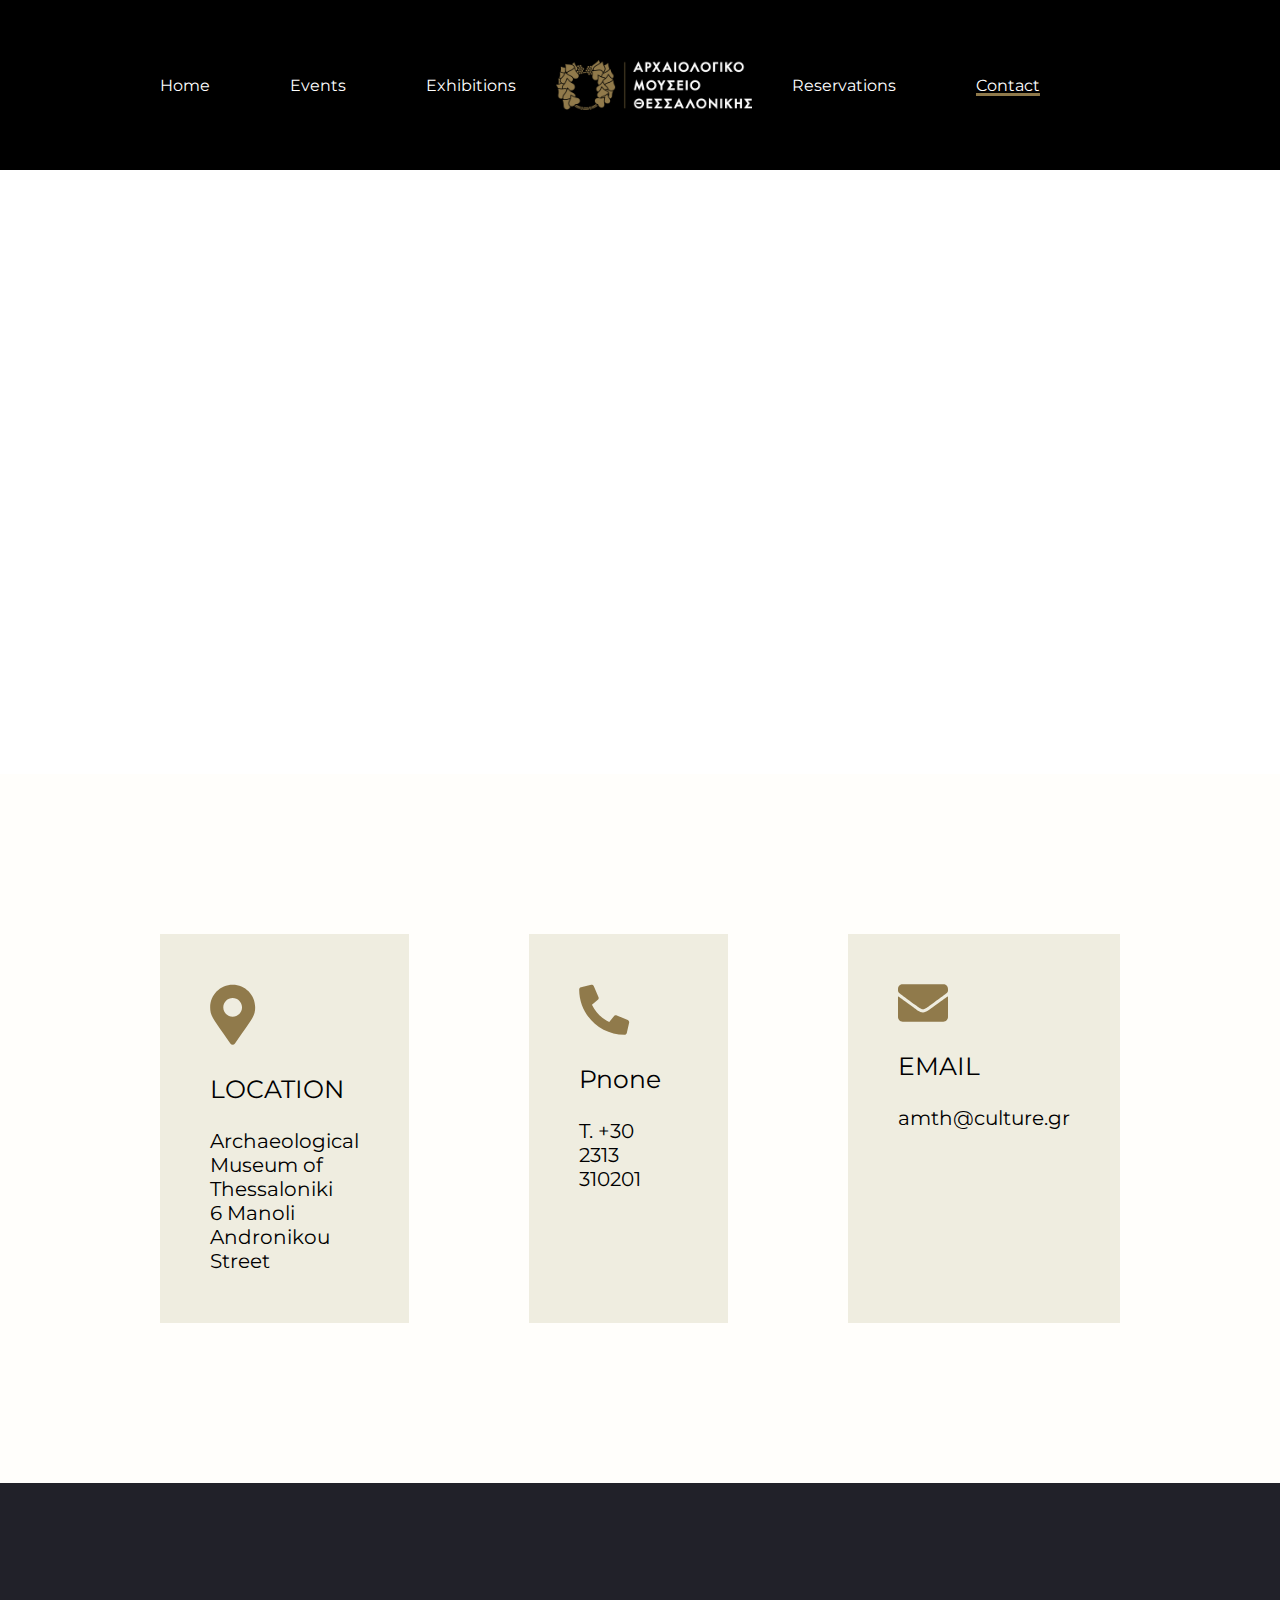
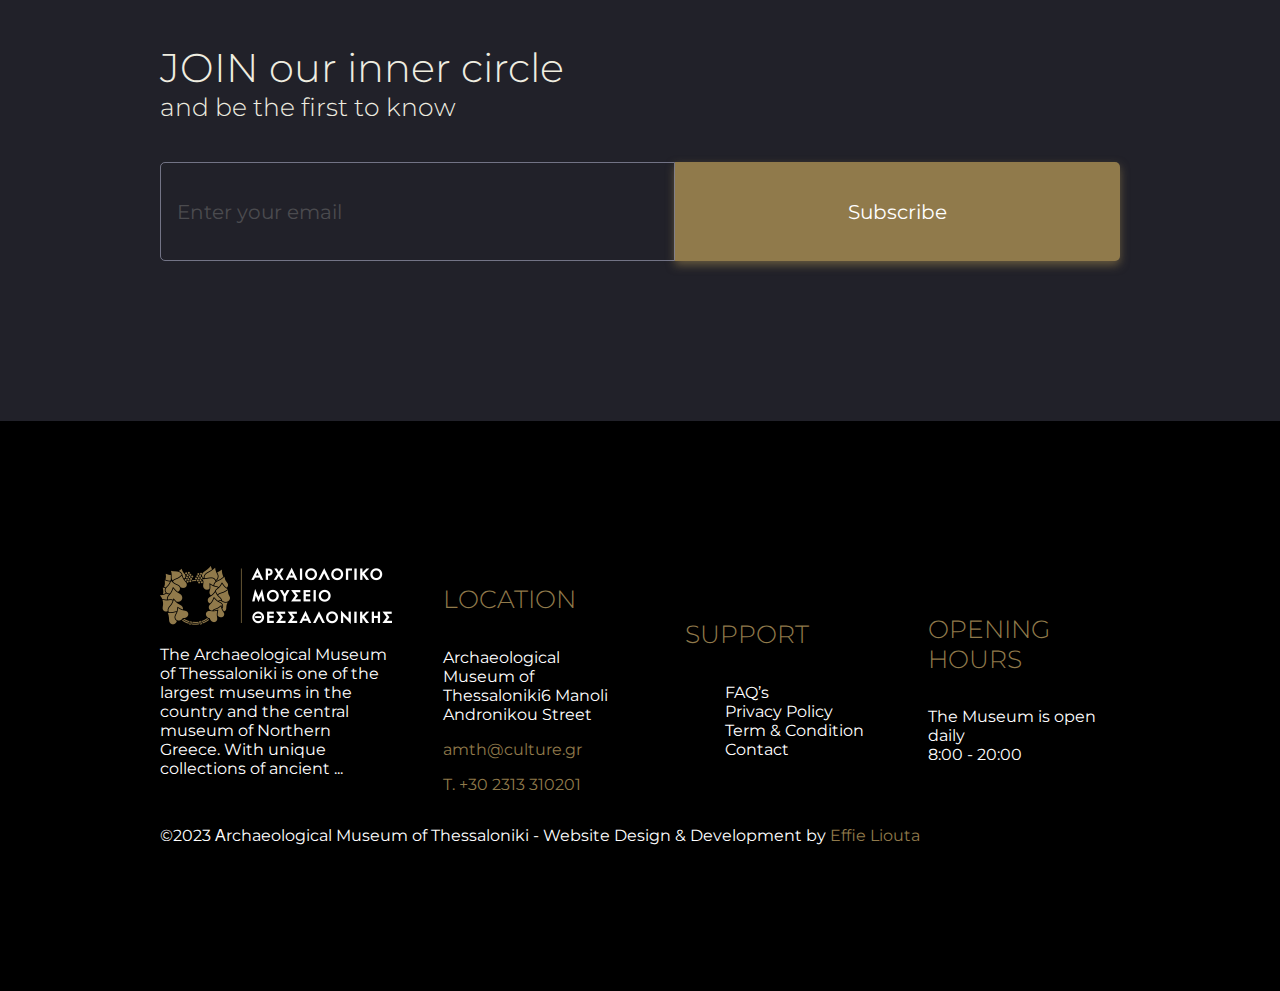
<file: pages/contact.html>
<!DOCTYPE html>
<html lang="en">
    <head><!DOCTYPE html>
		<html lang="en">
			<head>
				<link rel="stylesheet" href="../css/main.css">
				<link rel="stylesheet" href="../css/contact.css">
				<script src="../script/main.js"></script>
			</head>
			<body>
				<!-- Desktop Splitted Menu -->
				<nav class="dmenu">
					<!-- <div class="desktopmenu"> -->
						<ul class="left-menu">
							  <li><a href="../index.html">Home</a></li>
							  <li><a href="events.html">Events</a></li>
							  <li><a href="exhibitions.html">Exhibitions</a></li>
						</ul>
						<a class="logo" href="../index.html"><img src="../images/logo-secondary.png"></a>
						<ul class="right-menu">
							  <li><a href="reservations.html">Reservations</a></li>
							  <li class="active"><a href="contact.html">Contact</a></li>
						</ul>
					<!-- </div> -->
				</nav>
		
				<!-- Mobile or Tablet Menu -->
				<div id="myNav" class="overlay">
					<a href="javascript:void(0)" class="closebtn" onclick="closeNav()">&times;</a>
					<div class="overlay-content">
					  <a href="../index.html">Home</a>
					  <a href="events.html">Events</a>
					  <a href="exhibitions.html">Exhibitions</a>
					  <a href="reservations.html">Reservations</a>
					  <a href="contact.html">Contact</a>
					</div>
				</div>
				<div class="mobile-menu">
					<span style="font-size:50px;cursor:pointer" onclick="openNav()">&#9776;</span>
					<a class="mlogo" href="../index.html"><img src="../images/logo-secondary.png"></a>
				</div>
		
				<iframe class="desktopmap" src="https://www.google.com/maps/embed?pb=!1m16!1m12!1m3!1d12112.782396873818!2d22.953702098124413!3d40.62556815708169!2m3!1f0!2f0!3f0!3m2!1i1024!2i768!4f13.1!2m1!1sArchaeological%20Museum%20of%20Thessaloniki!5e0!3m2!1sel!2sgr!4v1682336881855!5m2!1sel!2sgr" width="1920" height="600" style="border:0;" allowfullscreen="" loading="lazy" referrerpolicy="no-referrer-when-downgrade"></iframe>
				<iframe class="smallmap" src="https://www.google.com/maps/embed?pb=!1m16!1m12!1m3!1d12112.782396873818!2d22.953702098124413!3d40.62556815708169!2m3!1f0!2f0!3f0!3m2!1i1024!2i768!4f13.1!2m1!1sArchaeological%20Museum%20of%20Thessaloniki!5e0!3m2!1sel!2sgr!4v1682336881855!5m2!1sel!2sgr" width="1024" height="600" style="border:0;" allowfullscreen="" loading="lazy" referrerpolicy="no-referrer-when-downgrade"></iframe>
				<iframe class="mobilemap" src="https://www.google.com/maps/embed?pb=!1m16!1m12!1m3!1d12112.782396873818!2d22.953702098124413!3d40.62556815708169!2m3!1f0!2f0!3f0!3m2!1i1024!2i768!4f13.1!2m1!1sArchaeological%20Museum%20of%20Thessaloniki!5e0!3m2!1sel!2sgr!4v1682336881855!5m2!1sel!2sgr" width="768" height="600" style="border:0;" allowfullscreen="" loading="lazy" referrerpolicy="no-referrer-when-downgrade"></iframe>
		
				<section class="contact">
					<div class="contactoptions">
						<div class="location">
							<svg width="46" height="61" viewBox="0 0 46 61" fill="none" xmlns="http://www.w3.org/2000/svg">
								<path d="M20.3512 59.5651C3.32412 34.8808 0.163574 32.3475 0.163574 23.2756C0.163574 10.8492 10.2371 0.775635 22.6636 0.775635C35.09 0.775635 45.1636 10.8492 45.1636 23.2756C45.1636 32.3475 42.003 34.8808 24.9759 59.5651C23.8585 61.1792 21.4685 61.1791 20.3512 59.5651ZM22.6636 32.6506C27.8413 32.6506 32.0386 28.4533 32.0386 23.2756C32.0386 18.0979 27.8413 13.9006 22.6636 13.9006C17.4859 13.9006 13.2886 18.0979 13.2886 23.2756C13.2886 28.4533 17.4859 32.6506 22.6636 32.6506Z" fill="#907A4B"/>
							</svg>						
							<h3>LOCATION</h3>
							<p>Archaeological Museum of Thessaloniki<br>6 Manoli Andronikou Street</p>
						</div>
						<div class="phone">
							<svg width="51" height="51" viewBox="0 0 51 51" fill="none" xmlns="http://www.w3.org/2000/svg">
								<path d="M48.7606 36.1074L37.8229 31.4198C37.3557 31.2207 36.8364 31.1787 36.3432 31.3003C35.8501 31.4218 35.4097 31.7002 35.0885 32.0937L30.2447 38.0117C22.6427 34.4275 16.5249 28.3097 12.9407 20.7077L18.8587 15.8639C19.2529 15.5432 19.532 15.1029 19.6536 14.6095C19.7751 14.1161 19.7327 13.5965 19.5326 13.1295L14.845 2.19177C14.6254 1.68825 14.2369 1.27715 13.7467 1.02934C13.2564 0.781538 12.6951 0.712567 12.1594 0.834321L2.00296 3.17811C1.48652 3.29737 1.02574 3.58816 0.695844 4.00301C0.365946 4.41787 0.186404 4.93229 0.186523 5.46233C0.186523 30.5116 20.4896 50.7756 45.4998 50.7756C46.03 50.776 46.5447 50.5965 46.9597 50.2666C47.3748 49.9367 47.6657 49.4758 47.785 48.9592L50.1288 38.8028C50.2498 38.2645 50.1793 37.7009 49.9296 37.2089C49.6799 36.717 49.2665 36.3275 48.7606 36.1074Z" fill="#907A4B"/>
							</svg>			  
							<h3>Pnone</h3>
							<p>T. +30 2313 310201</p>
						</div>
						<div class="email">
							<svg width="50" height="38" viewBox="0 0 50 38" fill="none" xmlns="http://www.w3.org/2000/svg">
								<path d="M49.0527 12.6584C49.4336 12.3557 50 12.6389 50 13.1174V33.0881C50 35.676 47.9004 37.7756 45.3125 37.7756H4.6875C2.09961 37.7756 0 35.676 0 33.0881V13.1272C0 12.6389 0.556641 12.3655 0.947266 12.6682C3.13477 14.3674 6.03516 16.5256 15.9961 23.762C18.0566 25.2659 21.5332 28.4299 25 28.4104C28.4863 28.4397 32.0312 25.2073 34.0137 23.762C43.9746 16.5256 46.8652 14.3577 49.0527 12.6584ZM25 25.2756C27.2656 25.3147 30.5273 22.4241 32.168 21.2327C45.127 11.8284 46.1133 11.0081 49.1016 8.66431C49.668 8.22485 50 7.54126 50 6.8186V4.96313C50 2.37524 47.9004 0.275635 45.3125 0.275635H4.6875C2.09961 0.275635 0 2.37524 0 4.96313V6.8186C0 7.54126 0.332031 8.21509 0.898437 8.66431C3.88672 10.9983 4.87305 11.8284 17.832 21.2327C19.4727 22.4241 22.7344 25.3147 25 25.2756Z" fill="#907A4B"/>
							</svg>											  
							<h3>EMAIL</h3>
							<p>amth@culture.gr</p>
						</div>
					</div>
				</section>

				<section id="newsletter">
					<div class="newsletter">
						<h2>JOIN our inner circle</h2>
						<h4>and be the first to know</h4>
						<form method="post">
							<input type="text" name="useremail-id" id="useremail-id" placeholder="Enter your email">
							<button type="submit" id="subscribe">Subscribe</button>
						</form>
					</div>
				</section>
		
				<Footer>
					<div class="footerinfo">
						<a class="logo-footer" href="../index.html"><img src="../images/logo-secondary.png"></a>
						<p id="foo-info">The Archaeological Museum of Thessaloniki is one of the largest museums in the country and the central museum of Northern Greece. With unique collections of ancient ...</p>
					</div>
					<div class="footerlocation">
						<h4>LOCATION</h4>
						<p id="footeraddress">Archaeological Museum of Thessaloniki6 Manoli Andronikou Street</p>
						<p id="footeremail"><a href="mailto:amth@culture.gr">amth@culture.gr</a></p>
						<p id="footerphone"><a href="tel:+30 2313 310201">T. +30 2313 310201</a></p>
					</div>
					<div class="footersupport">
						<h4>SUPPORT</h4>
						<ul style="list-style-type:none;">
							<li>FAQ’s</li>
							<li>Privacy Policy</li>
							<li>Term & Condition</li>
							<li>Contact</li>
						  </ul>  				  
					</div>
					<div class="footeropening">
						<h4>OPENING HOURS</h4>
						<p id="footerhours">The Museum is open daily</br>8:00 - 20:00</p>
					</div>
					<p id="footersign">©2023 Αrchaeological Museum of Thessaloniki - Website Design & Development by <a href="https://github.com/e-liouta">Effie Liouta</a></p>
				  </Footer>
			</body>
</html>
</file>
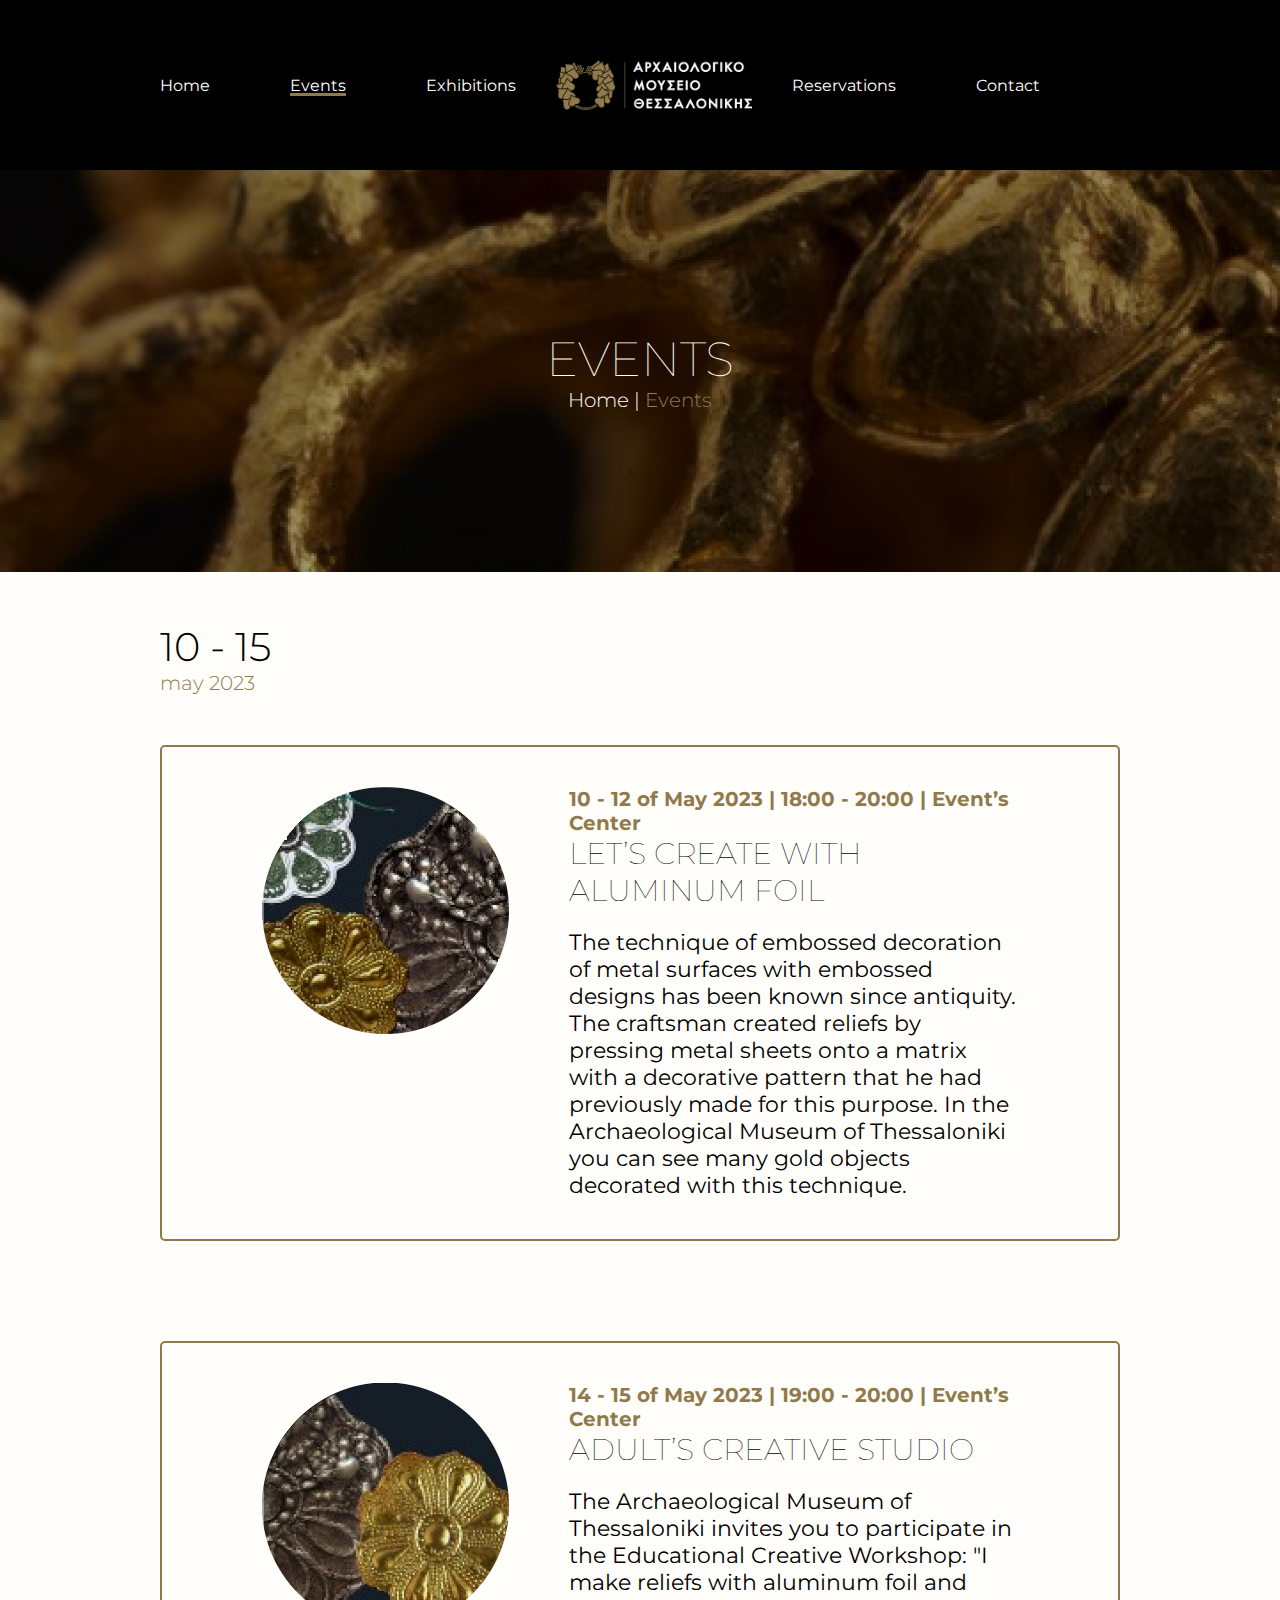
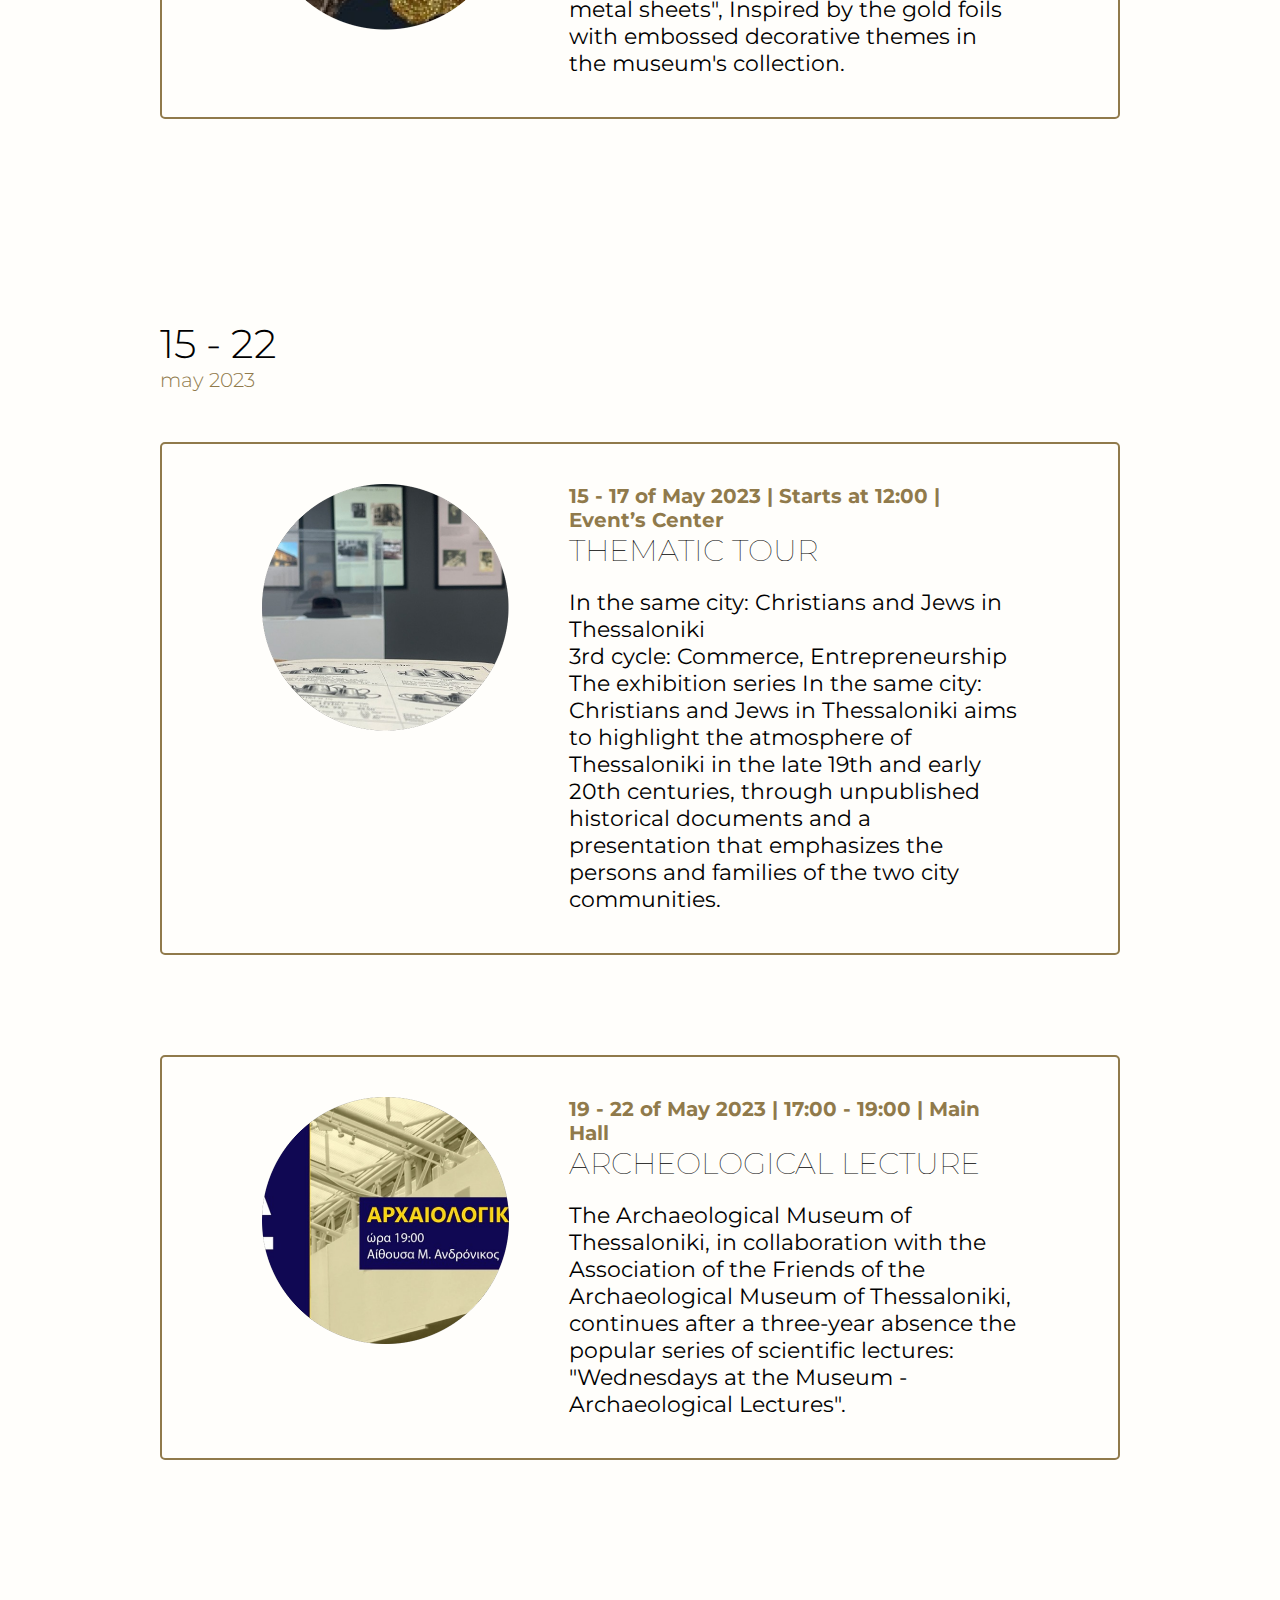
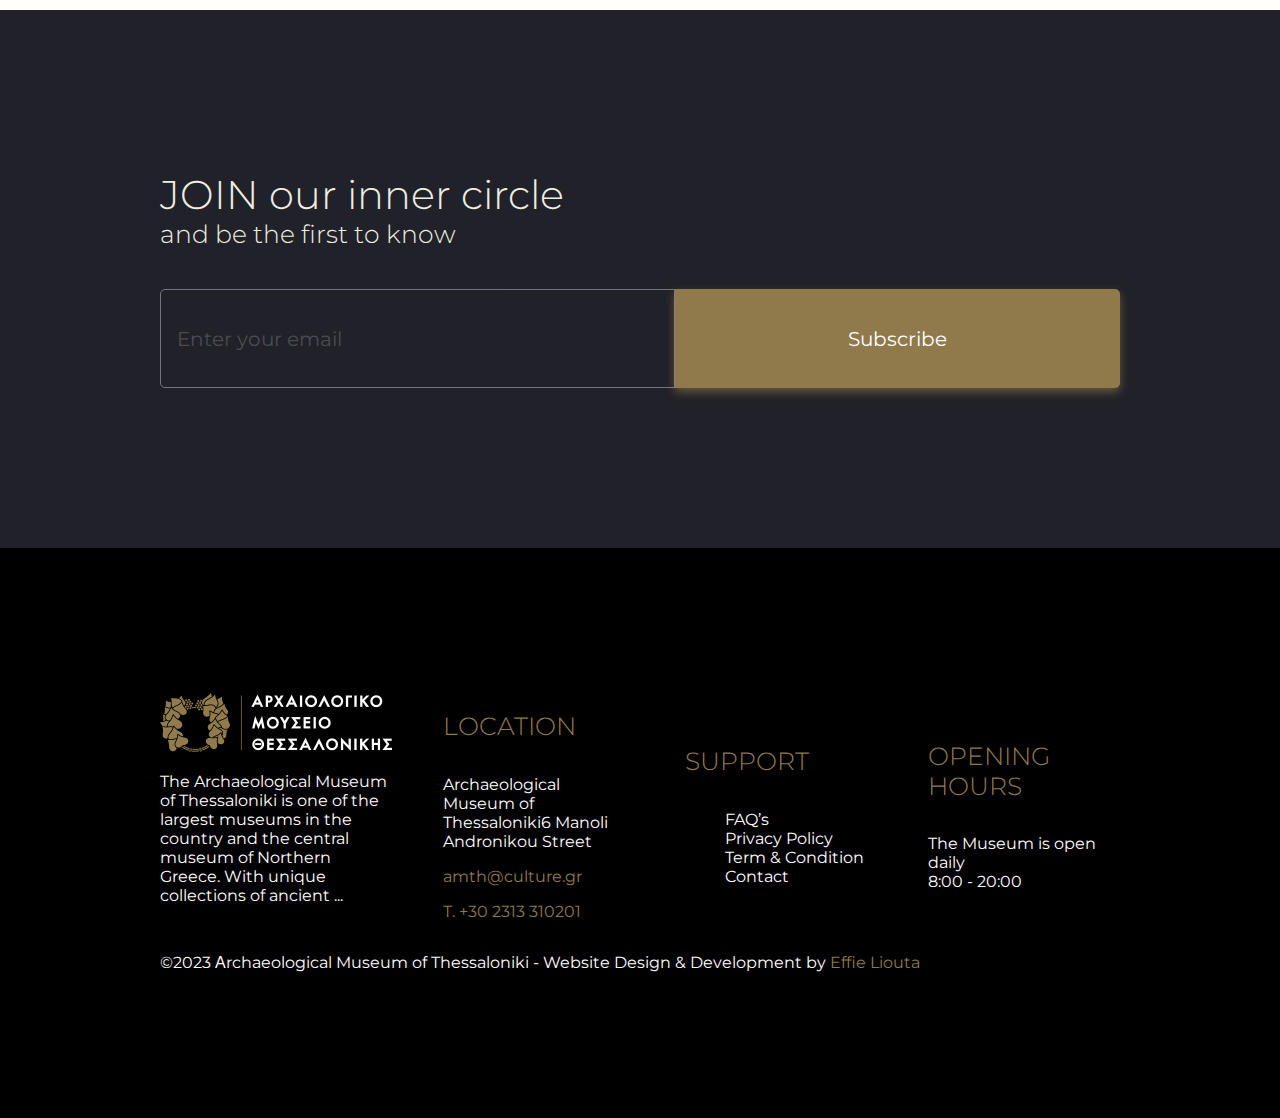
<file: pages/events.html>
<!DOCTYPE html>
<html lang="en">
    <head>
		<link rel="stylesheet" href="../css/main.css">
		<link rel="stylesheet" href="../css/events.css">
		<script src="../script/main.js"></script>
    </head>
    <body>
		<!-- Desktop Splitted Menu -->
		<nav class="dmenu">
			<!-- <div class="desktopmenu"> -->
				<ul class="left-menu">
			  		<li><a href="../index.html">Home</a></li>
			  		<li class="active"><a href="events.html">Events</a></li>
			  		<li><a href="exhibitions.html">Exhibitions</a></li>
				</ul>
				<a class="logo" href="../index.html"><img src="../images/logo-secondary.png"></a>
				<ul class="right-menu">
			  		<li><a href="reservations.html">Reservations</a></li>
			  		<li><a href="contact.html">Contact</a></li>
				</ul>
			<!-- </div> -->
		</nav>

		<!-- Mobile or Tablet Menu -->
		<div id="myNav" class="overlay">
			<a href="javascript:void(0)" class="closebtn" onclick="closeNav()">&times;</a>
			<div class="overlay-content">
			  <a href="../index.html">Home</a>
			  <a href="events.html">Events</a>
			  <a href="exhibitions.html">Exhibitions</a>
			  <a href="reservations.html">Reservations</a>
			  <a href="contact.html">Contact</a>
			</div>
		</div>
		<div class="mobile-menu">
			<span style="font-size:50px;cursor:pointer" onclick="openNav()">&#9776;</span>
			<a class="mlogo" href="../index.html"><img src="../images/logo-secondary.png"></a>
		</div>

		<!-- Hero -->
		<section class="hero">
			<div class="hero-content">
				<h2>EVENTS</h2>
				<h4><a href="../index.html"><span class="home-link">Home | </span></a><a href="../pages/events.html"><span class="events-link">Events</span></a></h4>
			</div>
		</section>

		<!-- Week 10-15 may 2020 -->
		<section class="week">
			<h3>10 - 15</h3>
			<h4>may 2023</h4>
			<a href="events/aluminum-foil.html"><div class="eventbox">
				<div class="eventimg">
					<img src="../images/aluminum-foil.png">
				</div>
				<div class="eventinfo">
					<h3>10 - 12 of May 2023 | 18:00 - 20:00 | Event’s Center</h2>
					<h2>LET’S CREATE WITH ALUMINUM FOIL</h3>
					<p>The technique of embossed decoration of metal surfaces with embossed designs has been known since antiquity.<br>The craftsman created reliefs by pressing metal sheets onto a matrix with a decorative pattern that he had previously made for this purpose. In the Archaeological Museum of Thessaloniki you can see many gold objects decorated with this technique.</p>
				</div>
			</div></a>
			<div class="eventbox">
				<div class="eventimg">
					<img src="../images/creative-studio.png">
				</div>
				<div class="eventinfo">
					<h3>14 - 15 of May 2023 | 19:00 - 20:00 | Event’s Center</h2>
					<h2>ADULT’S CREATIVE STUDIO</h3>
					<p>The Archaeological Museum of Thessaloniki invites you to participate in the Educational Creative Workshop: "I make reliefs with aluminum foil and metal sheets", Inspired by the gold foils with embossed decorative themes in the museum's collection.</p>
				</div>
			</div>
		</section>
		<!-- Week 15 - 22 may 2020 -->
		<section class="week">
			<h3>15 - 22</h3>
			<h4>may 2023</h4>
			<div class="eventbox">
				<div class="eventimg">
					<img src="../images/thematic-tour.png">
				</div>
				<div class="eventinfo">
					<h3>15 - 17 of May 2023 | Starts at 12:00 | Event’s Center</h2>
					<h2>THEMATIC TOUR</h3>
					<p>In the same city: Christians and Jews in Thessaloniki<br>3rd cycle: Commerce, Entrepreneurship<br>The exhibition series In the same city: Christians and Jews in Thessaloniki aims to highlight the atmosphere of Thessaloniki in the late 19th and early 20th centuries, through unpublished historical documents and a presentation that emphasizes the persons and families of the two city communities.</p>
				</div>
			</div>
			<div class="eventbox">
				<div class="eventimg">
					<img src="../images/arch-lecture.png">
				</div>
				<div class="eventinfo">
					<h3>19 - 22 of May 2023 | 17:00 - 19:00 | Main Hall</h2>
					<h2>ARCHEOLOGICAL LECTURE</h3>
					<p>The Archaeological Museum of Thessaloniki, in collaboration with the Association of the Friends of the Archaeological Museum of Thessaloniki, continues after a three-year absence the popular series of scientific lectures: "Wednesdays at the Museum - Archaeological Lectures".</p>
				</div>
			</div>
		</section>

		<section id="newsletter">
			<div class="newsletter">
				<h2>JOIN our inner circle</h2>
				<h4>and be the first to know</h4>
				<form method="post">
					<input type="text" name="useremail-id" id="useremail-id" placeholder="Enter your email">
					<button type="submit" id="subscribe">Subscribe</button>
				</form>
			</div>
		</section>

		<Footer>
			<div class="footerinfo">
				<a class="logo-footer" href="../index.html"><img src="../images/logo-secondary.png"></a>
				<p id="foo-info">The Archaeological Museum of Thessaloniki is one of the largest museums in the country and the central museum of Northern Greece. With unique collections of ancient ...</p>
			</div>
			<div class="footerlocation">
				<h4>LOCATION</h4>
				<p id="footeraddress">Archaeological Museum of Thessaloniki6 Manoli Andronikou Street</p>
				<p id="footeremail"><a href="mailto:amth@culture.gr">amth@culture.gr</a></p>
				<p id="footerphone"><a href="tel:+30 2313 310201">T. +30 2313 310201</a></p>
			</div>
			<div class="footersupport">
				<h4>SUPPORT</h4>
				<ul style="list-style-type:none;">
					<li>FAQ’s</li>
					<li>Privacy Policy</li>
					<li>Term & Condition</li>
					<li>Contact</li>
				  </ul>  				  
			</div>
			<div class="footeropening">
				<h4>OPENING HOURS</h4>
				<p id="footerhours">The Museum is open daily</br>8:00 - 20:00</p>
			</div>
			<p id="footersign">©2023 Αrchaeological Museum of Thessaloniki - Website Design & Development by <a href="https://github.com/e-liouta">Effie Liouta</a></p>
		  </Footer>
    </body>
</html>
</file>
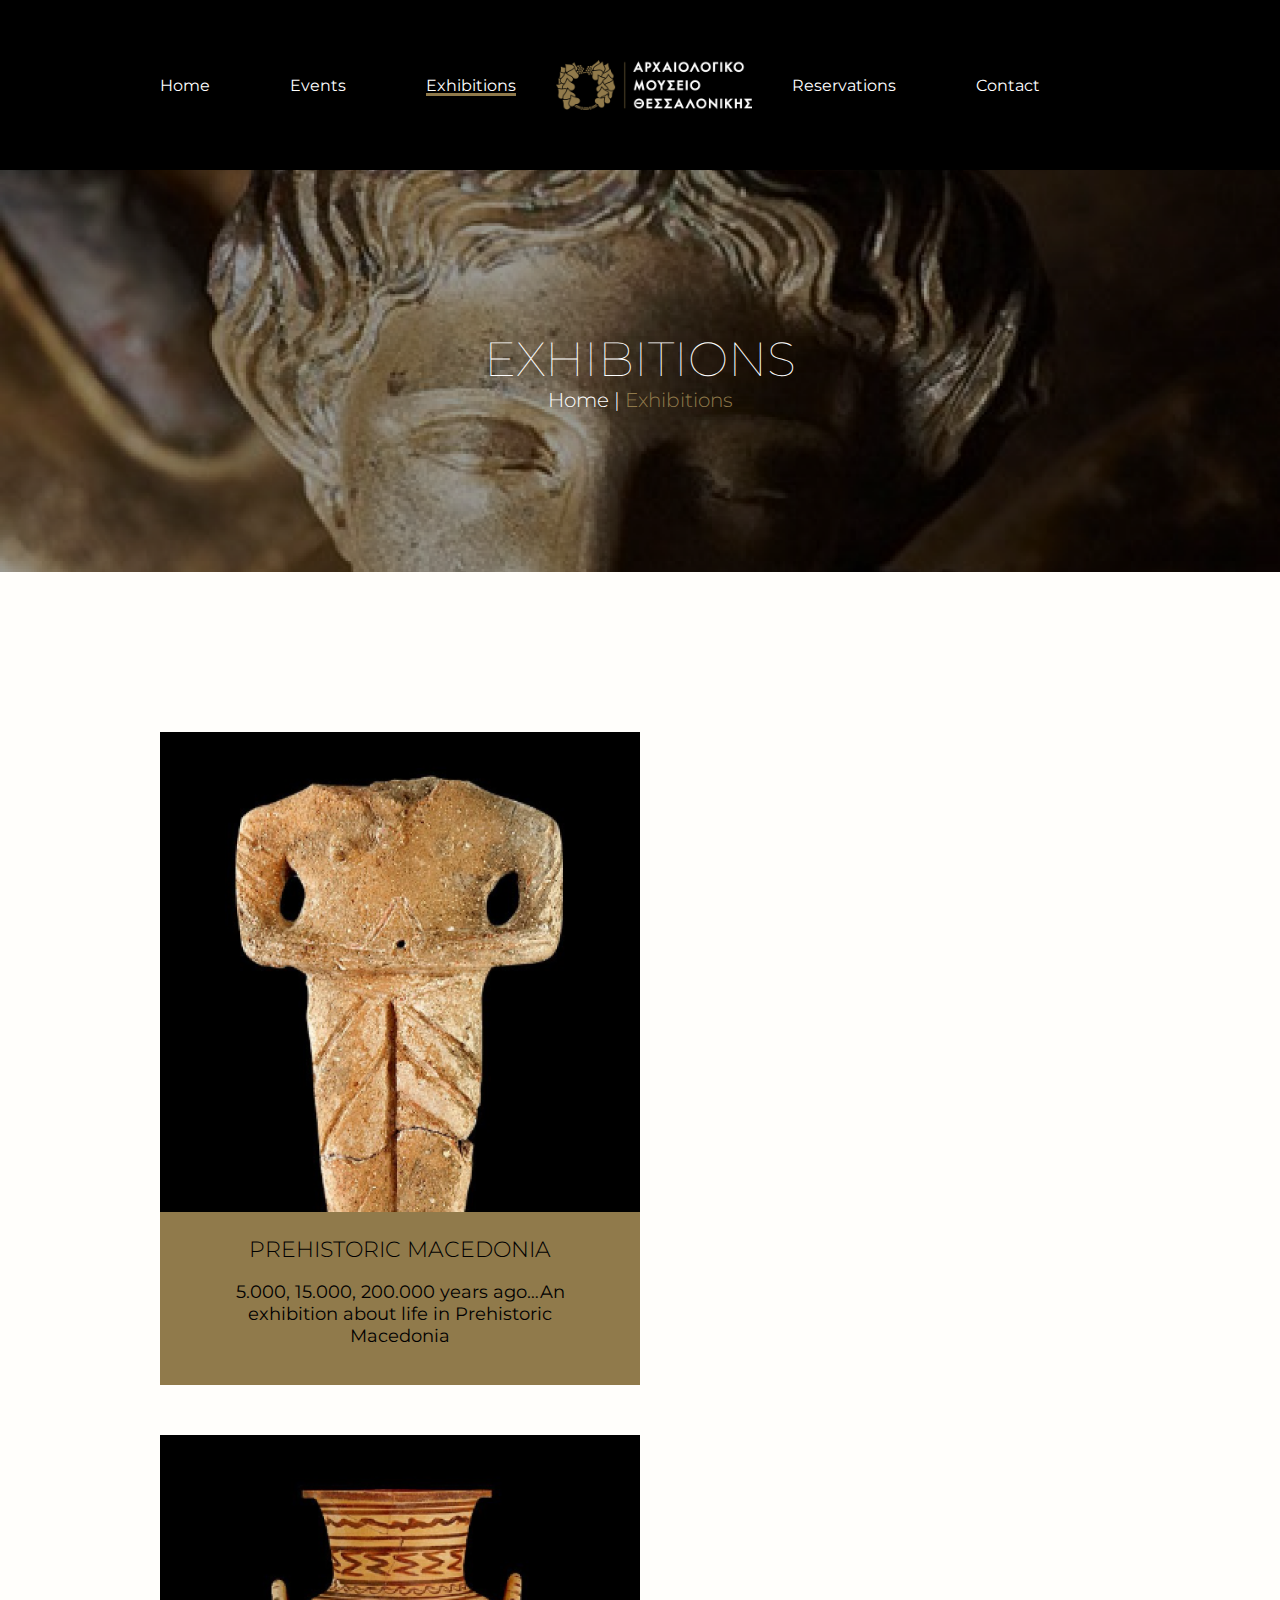
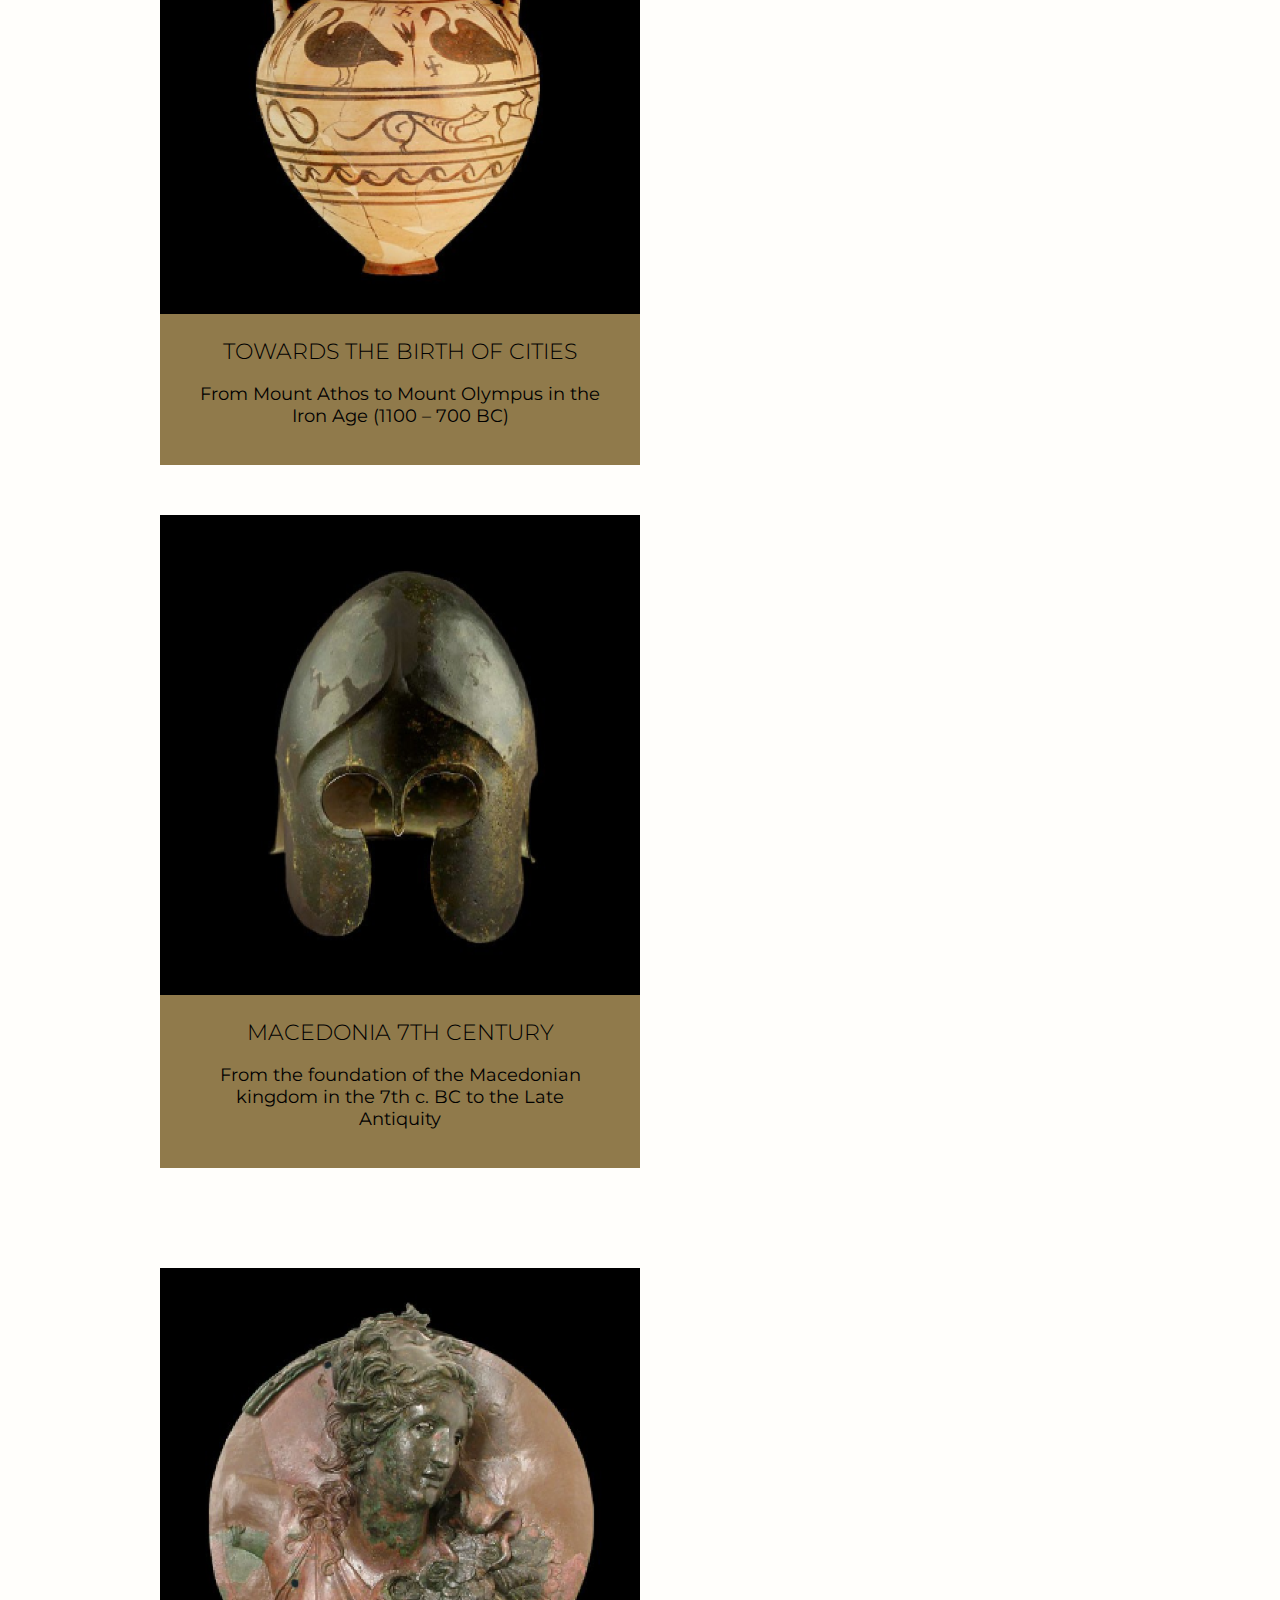
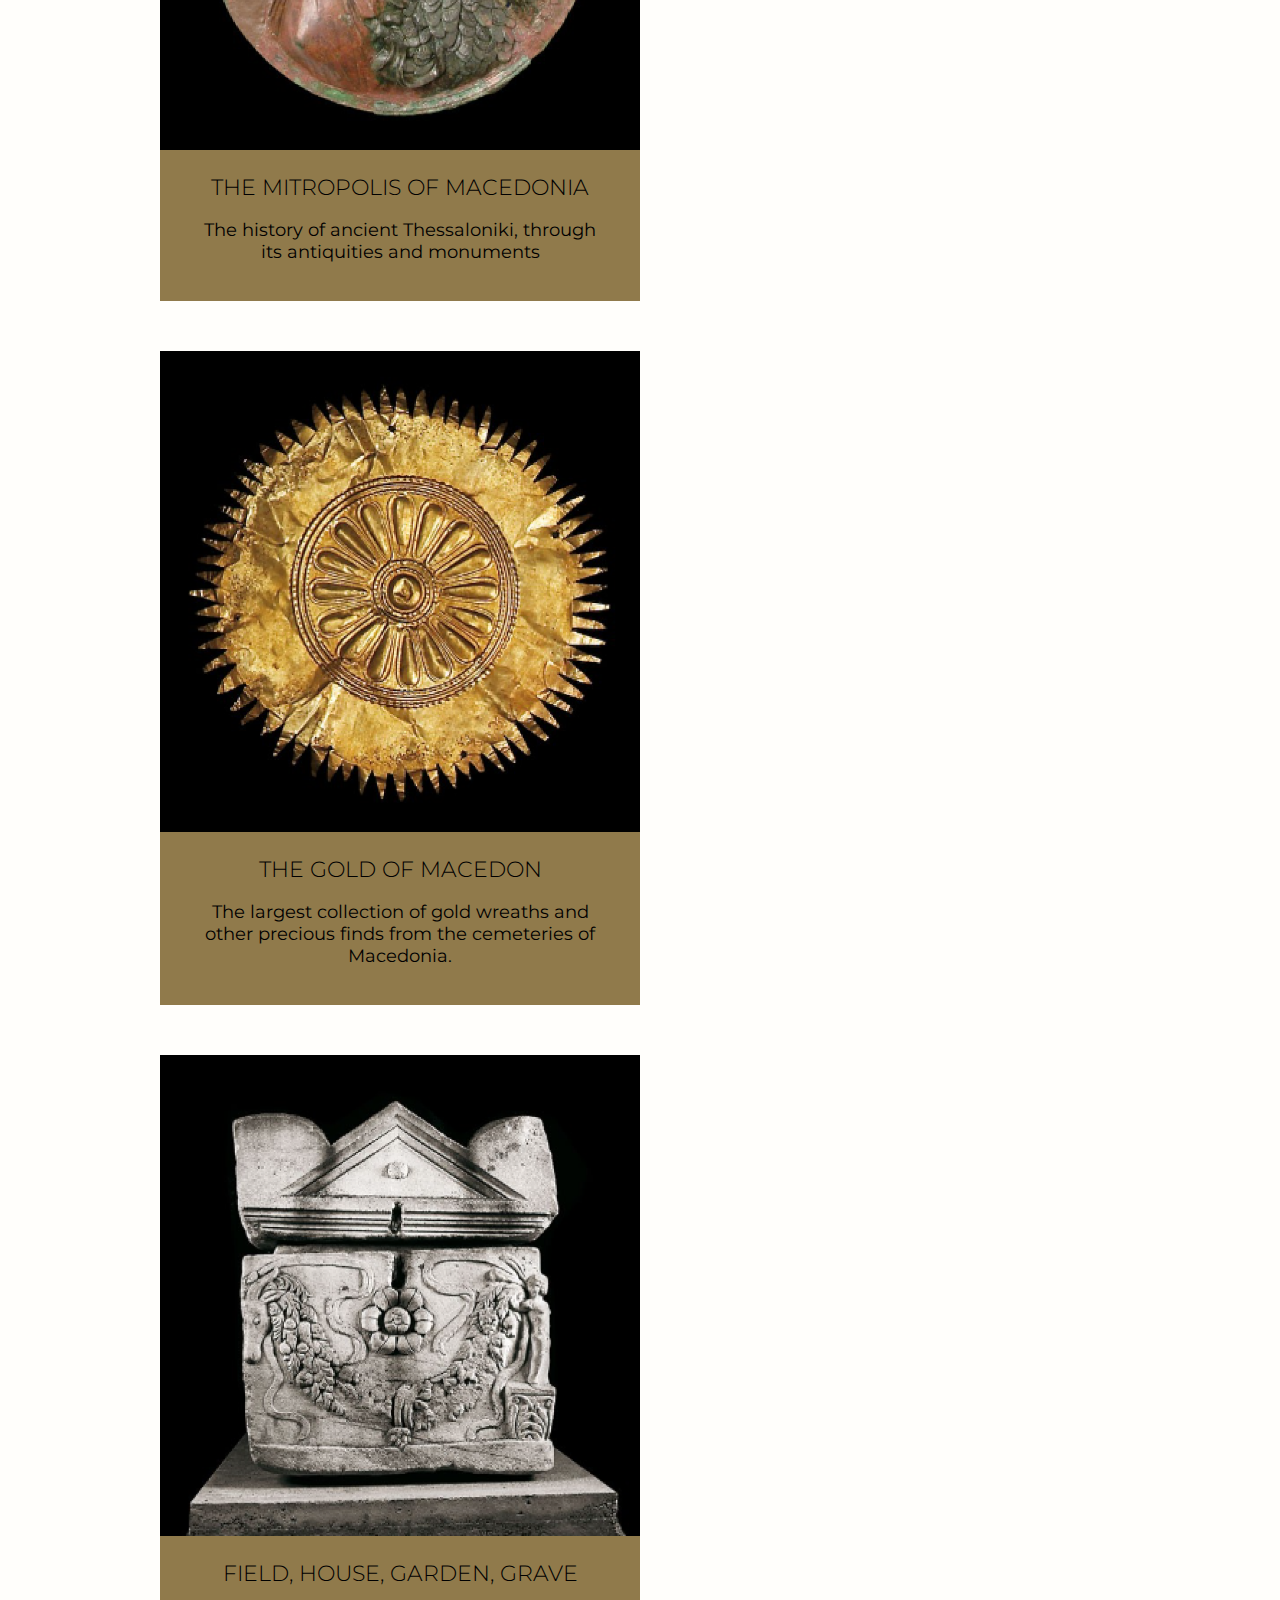
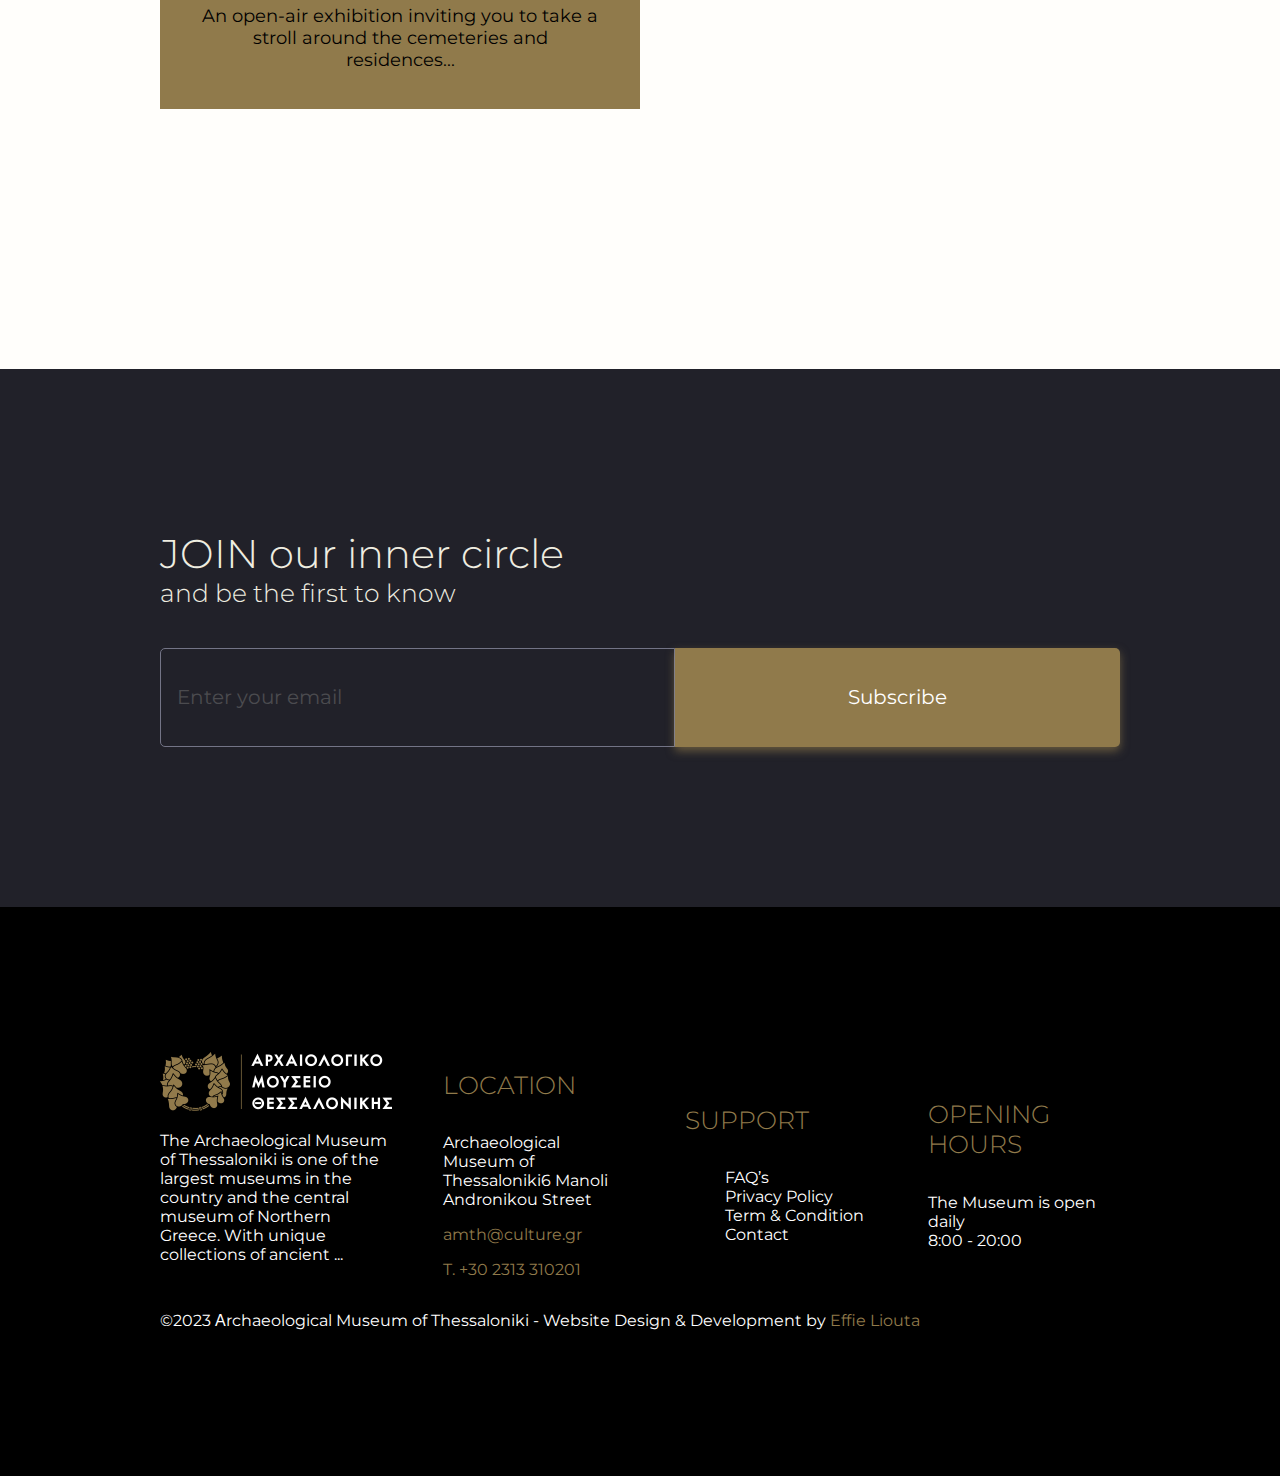
<file: pages/exhibitions.html>
<!DOCTYPE html>
<html lang="en">
    <head>
		<link rel="stylesheet" href="../css/main.css">
		<link rel="stylesheet" href="../css/exhibitions.css">
		<script src="../script/main.js"></script>
    </head>
    <body>
		<!-- Desktop Splitted Menu -->
		<nav class="dmenu">
			<!-- <div class="desktopmenu"> -->
				<ul class="left-menu">
			  		<li><a href="../index.html">Home</a></li>
			  		<li><a href="events.html">Events</a></li>
			  		<li class="active"><a href="exhibitions.html">Exhibitions</a></li>
				</ul>
				<a class="logo" href="../index.html"><img src="../images/logo-secondary.png"></a>
				<ul class="right-menu">
			  		<li><a href="reservations.html">Reservations</a></li>
			  		<li><a href="contact.html">Contact</a></li>
				</ul>
			<!-- </div> -->
		</nav>

		<!-- Mobile or Tablet Menu -->
		<div id="myNav" class="overlay">
			<a href="javascript:void(0)" class="closebtn" onclick="closeNav()">&times;</a>
			<div class="overlay-content">
			  <a href="../index.html">Home</a>
			  <a href="events.html">Events</a>
			  <a href="exhibitions.html">Exhibitions</a>
			  <a href="reservations.html">Reservations</a>
			  <a href="contact.html">Contact</a>
			</div>
		</div>
		<div class="mobile-menu">
			<span style="font-size:50px;cursor:pointer" onclick="openNav()">&#9776;</span>
			<a class="mlogo" href="../index.html"><img src="../images/logo-secondary.png"></a>
		</div>

		<!-- Hero -->
		<section class="hero">
			<div class="hero-content">
				<h2>EXHIBITIONS</h2>
				<h4><a href="../index.html"><span class="home-link">Home | </span></a><a href="../pages/exhibitions.html"><span class="events-link">Exhibitions</span></a></h4>
			</div>
		</section>

		<!-- Exhibitions -->
		<section class="exhibitions">
			<div class="triple">
				<div class="polaroid">
					<img src="../images/prehistoric-macedonia.png">
					<div class="container">
						<h3>PREHISTORIC MACEDONIA</h3>
						<p>5.000, 15.000, 200.000 years ago…An exhibition about life in Prehistoric Macedonia</p>
					</div>
				</div>
				<div class="polaroid">
					<img src="../images/birth-of-cities.png">
					<div class="container">
						<h3>TOWARDS THE BIRTH OF CITIES</h3>
						<p>From Mount Athos to Mount Olympus in the Iron Age (1100 – 700 BC)</p>
					</div>
				</div>
				<div class="polaroid">
					<img src="../images/macedonia-7th-century.png">
					<div class="container">
						<h3>MACEDONIA 7TH CENTURY</h3>
						<p>From the foundation of the Macedonian kingdom in the 7th c. BC to the Late Antiquity</p>
					</div>
				</div>
			</div>
			<div class="triple">
				<div class="polaroid">
					<img src="../images/mitropolis-of-macedonia.png">
					<div class="container">
						<h3>THE MITROPOLIS OF MACEDONIA</h3>
						<p>The history of ancient Thessaloniki, through its antiquities and monuments</p>
					</div>
				</div>
				<div class="polaroid">
					<img src="../images/gold-of-macedon.png">
					<div class="container">
						<h3>THE GOLD OF MACEDON</h3>
						<p>The largest collection of gold wreaths and other precious finds from the cemeteries of Macedonia.</p>
					</div>
				</div>
				<div class="polaroid">
					<img src="../images/field-etc.png">
					<div class="container">
						<h3>FIELD, HOUSE, GARDEN, GRAVE</h3>
						<p>An open-air exhibition inviting you to take a stroll around the cemeteries and residences...</p>
					</div>
				</div>
			</div>
		</section>

		<section id="newsletter">
			<div class="newsletter">
				<h2>JOIN our inner circle</h2>
				<h4>and be the first to know</h4>
				<form method="post">
					<input type="text" name="useremail-id" id="useremail-id" placeholder="Enter your email">
					<button type="submit" id="subscribe">Subscribe</button>
				</form>
			</div>
		</section>

		<Footer>
			<div class="footerinfo">
				<a class="logo-footer" href="../index.html"><img src="../images/logo-secondary.png"></a>
				<p id="foo-info">The Archaeological Museum of Thessaloniki is one of the largest museums in the country and the central museum of Northern Greece. With unique collections of ancient ...</p>
			</div>
			<div class="footerlocation">
				<h4>LOCATION</h4>
				<p id="footeraddress">Archaeological Museum of Thessaloniki6 Manoli Andronikou Street</p>
				<p id="footeremail"><a href="mailto:amth@culture.gr">amth@culture.gr</a></p>
				<p id="footerphone"><a href="tel:+30 2313 310201">T. +30 2313 310201</a></p>
			</div>
			<div class="footersupport">
				<h4>SUPPORT</h4>
				<ul style="list-style-type:none;">
					<li>FAQ’s</li>
					<li>Privacy Policy</li>
					<li>Term & Condition</li>
					<li>Contact</li>
				  </ul>  				  
			</div>
			<div class="footeropening">
				<h4>OPENING HOURS</h4>
				<p id="footerhours">The Museum is open daily</br>8:00 - 20:00</p>
			</div>
			<p id="footersign">©2023 Αrchaeological Museum of Thessaloniki - Website Design & Development by <a href="https://github.com/e-liouta">Effie Liouta</a></p>
		  </Footer>
		  
    </body>
</html>
</file>
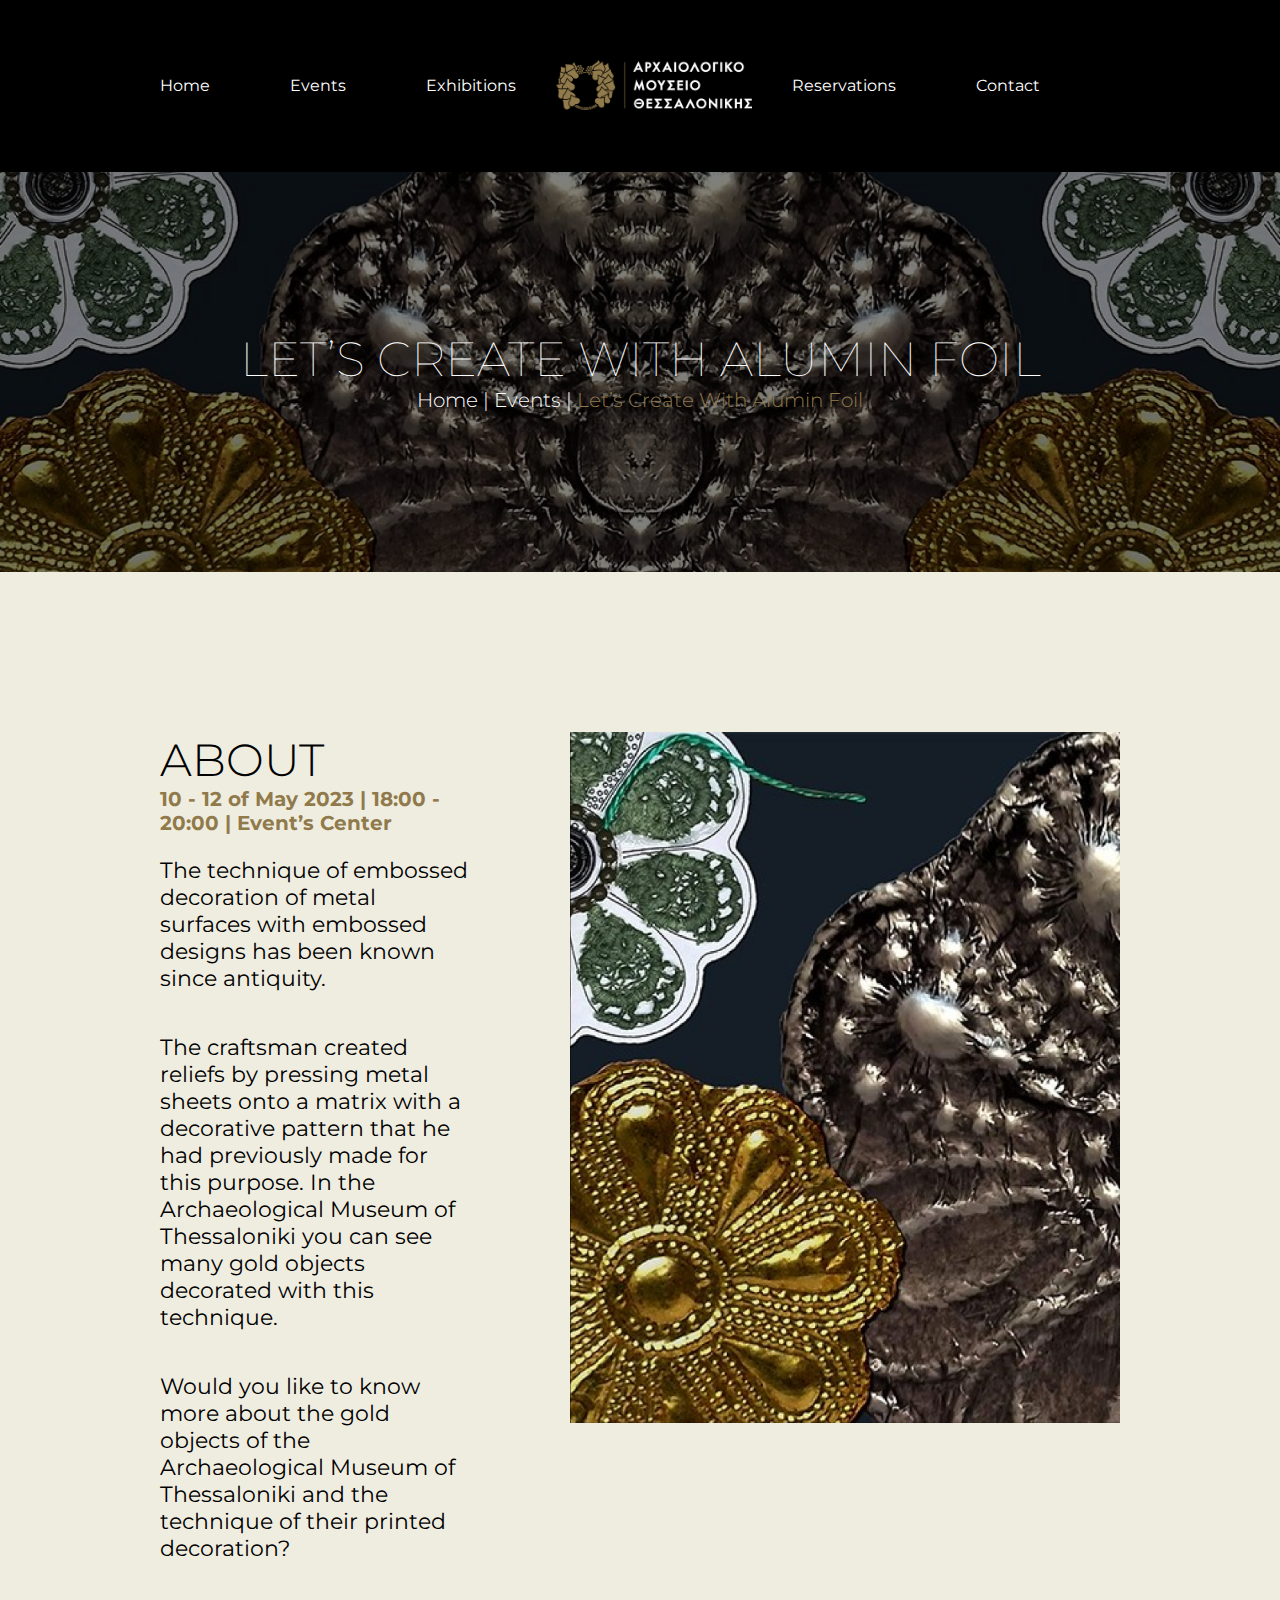
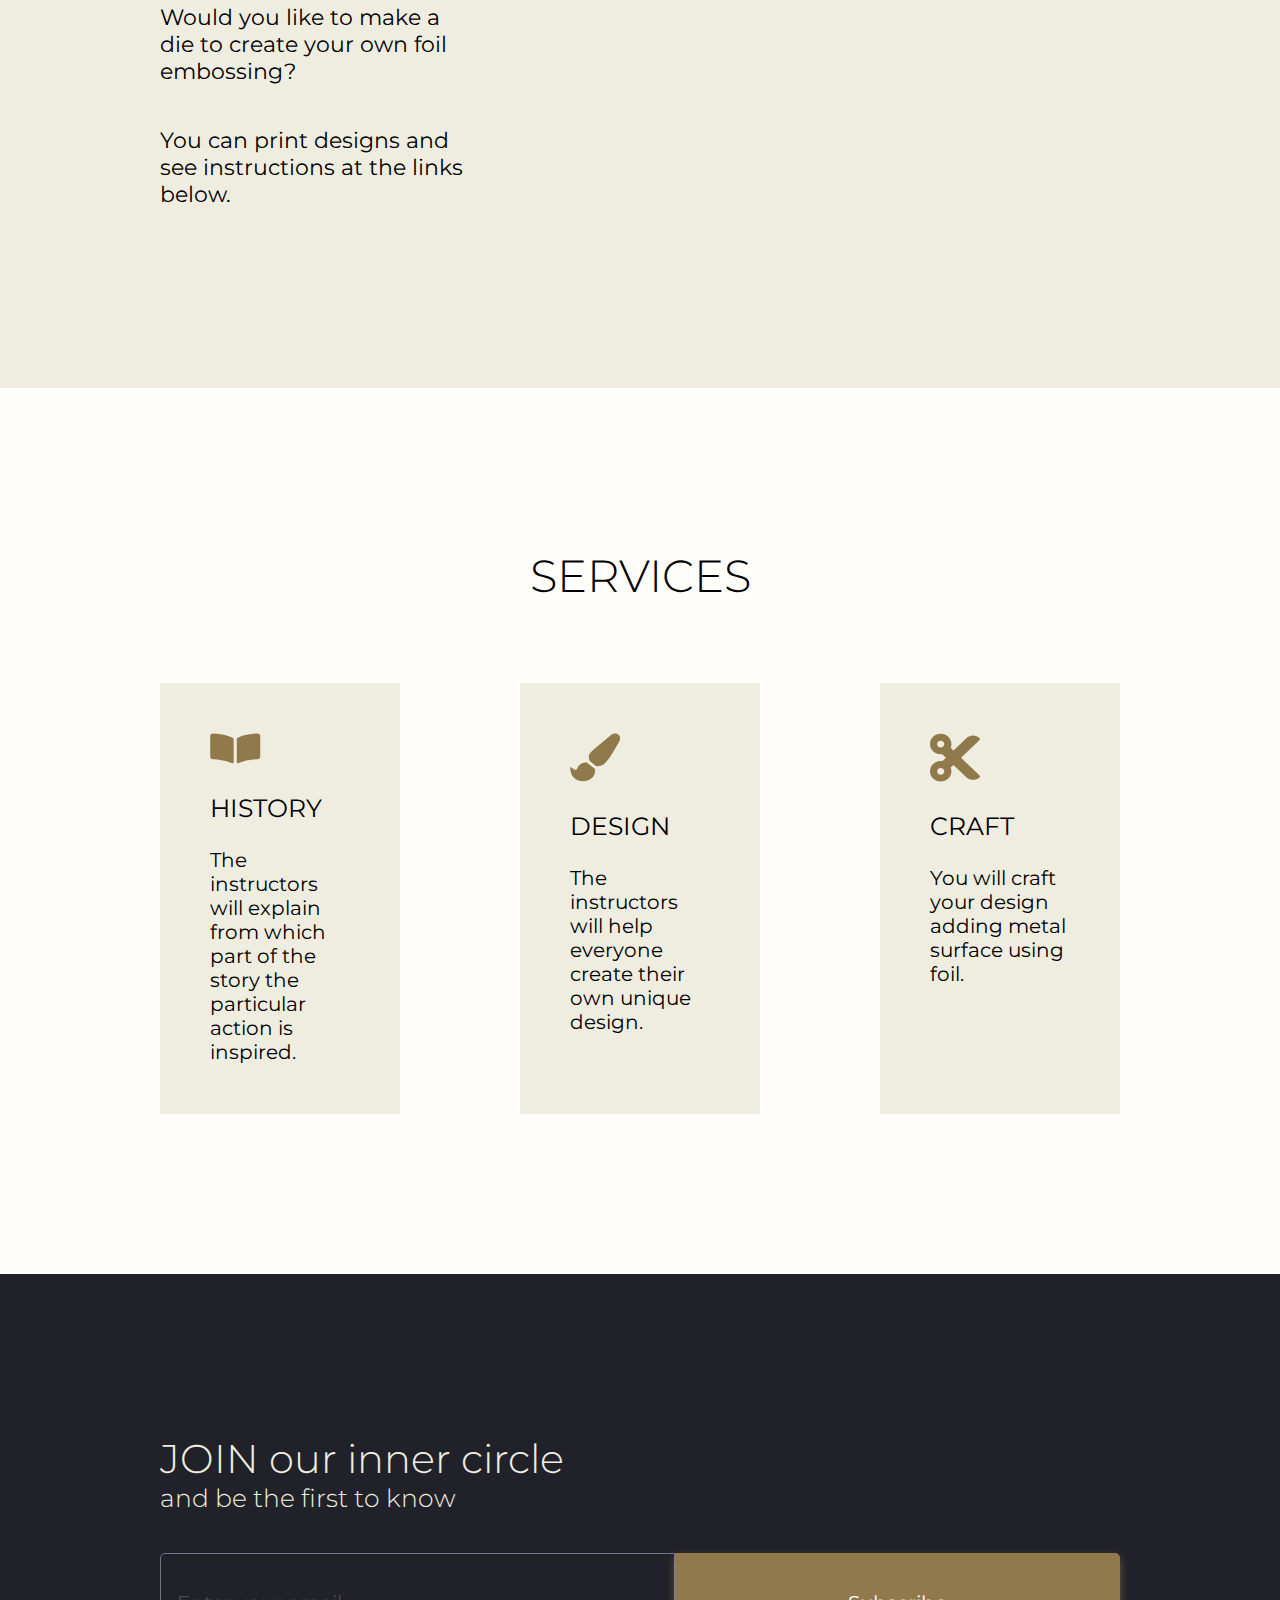
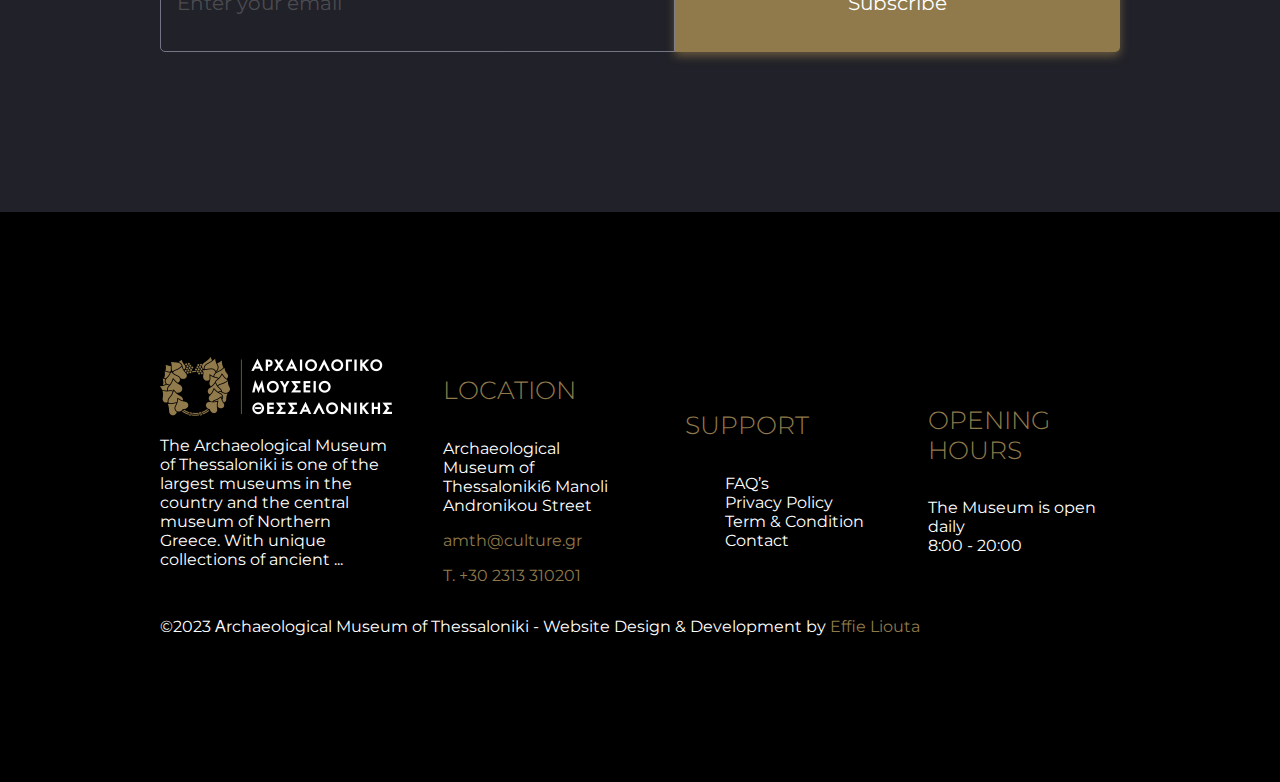
<file: pages/events/aluminum-foil.html>
<!DOCTYPE html>
<html lang="en">
    <head>
		<link rel="stylesheet" href="../../css/main.css">
		<link rel="stylesheet" href="../../css/aluminum-foil.css">
		<script src="../../script/main.js"></script>
    </head>
    <body>
		<!-- Desktop Splitted Menu -->
		<nav class="dmenu">
			<!-- <div class="desktopmenu"> -->
				<ul class="left-menu">
			  		<li><a href="../../index.html">Home</a></li>
			  		<li><a href="../events.html">Events</a></li>
			  		<li><a href="../exhibitions.html">Exhibitions</a></li>
				</ul>
				<a class="logo" href="../../index.html"><img src="../../images/logo-secondary.png"></a>
				<ul class="right-menu">
			  		<li><a href="../reservations.html">Reservations</a></li>
			  		<li><a href="../contact.html">Contact</a></li>
				</ul>
			<!-- </div> -->
		</nav>

		<!-- Mobile or Tablet Menu -->
		<div id="myNav" class="overlay">
			<a href="javascript:void(0)" class="closebtn" onclick="closeNav()">&times;</a>
			<div class="overlay-content">
			  <a href="../../index.html">Home</a>
			  <a href="../events.html">Events</a>
			  <a href="../exhibitions.html">Exhibitions</a>
			  <a href="../reservations.html">Reservations</a>
              <a href="../contact.html">Contact</a>
			</div>
		</div>
		<div class="mobile-menu">
			<span style="font-size:50px;cursor:pointer" onclick="openNav()">&#9776;</span>
			<a class="mlogo" href="../../index.html"><img src="../../images/logo-secondary.png"></a>
		</div>

		<!-- Hero -->
		<section class="hero">
			<div class="hero-content">
				<h2>LET’S CREATE WITH ALUMIN FOIL</h2>
				<h4><a href="../../index.html"><span class="home-link">Home | </span></a><a href="../events.html"><span class="home-link">Events | </span></a><a href="../pages/events.html"><span class="events-link">Let’s Create With Alumin Foil</span></a></h4>
			</div>
		</section>

        <!-- About The Event -->
        <section class="aboutevent">
            <div class="abouttext">
                <h2>ABOUT</h2>
                <h3>10 - 12 of May 2023 | 18:00 - 20:00 | Event’s Center</h2>
                <p>The technique of embossed decoration of metal surfaces with embossed designs has been known since antiquity.</p>
                <p>The craftsman created reliefs by pressing metal sheets onto a matrix with a decorative pattern that he had previously made for this purpose. In the Archaeological Museum of Thessaloniki you can see many gold objects decorated with this technique.</p>
                <p>Would you like to know more about the gold objects of the Archaeological Museum of Thessaloniki and the technique of their printed decoration?</p>
                <p>Would you like to make a die to create your own foil embossing?</p>
                <p>You can print designs and see instructions at the links below.</p>
            </div>
            <div class="aboutimg">
                <img src="../../images/aluminum-foil-about.png">
            </div>
        </section>

        <section class="services">
            <h2>SERVICES</h2>
            <div class="threeservices">
                <div class="history">
                    <svg width="51" height="31" viewBox="0 0 51 31" fill="none" xmlns="http://www.w3.org/2000/svg">
                        <path d="M23.0442 4.98431C17.2504 1.60206 7.86582 0.672684 3.14325 0.416594C1.55637 0.33092 0.233154 1.48379 0.233154 2.93931V23.6873C0.233154 25.0217 1.36497 26.1346 2.82002 26.2063C7.08361 26.4195 15.7094 27.2008 21.6712 30.0644C22.5862 30.5039 23.6712 29.9051 23.6712 28.959V6.05151C23.6702 5.61662 23.4446 5.21805 23.0442 4.98431ZM47.3221 0.416594C42.6005 0.671753 33.2149 1.60206 27.4221 4.98431C27.0217 5.21805 26.7961 5.63245 26.7961 6.06734V28.9562C26.7961 29.9051 27.884 30.5049 28.8019 30.0644C34.7628 27.2036 43.3837 26.4223 47.6463 26.2091C49.1013 26.1364 50.2332 25.0236 50.2332 23.6891V2.93931C50.2322 1.48379 48.909 0.33092 47.3221 0.416594Z" fill="#907A4B"/>
                    </svg>  
                    <h3>HISTORY</h3>
                    <p>The instructors will explain from which part of the story the particular action is inspired.</p>
                </div>
                <div class="design">
                    <svg width="51" height="49" viewBox="0 0 51 49" fill="none" xmlns="http://www.w3.org/2000/svg">
                        <path d="M16.4399 29.2791C12.522 29.5193 8.96638 30.9422 6.94884 36.0119C6.71935 36.5902 6.16761 36.9413 5.52406 36.9413C4.43913 36.9413 1.0847 34.3645 0.128662 33.7425C0.129639 41.4112 3.83367 48.1515 12.6294 48.1515C20.0375 48.1515 25.1292 44.0755 25.1292 36.959C25.1292 36.6693 25.0657 36.3928 25.0344 36.1087L16.4399 29.2791ZM44.8446 0.472168C43.3641 0.472168 41.9765 1.09703 40.9179 2.00405C20.9564 19.0084 18.8793 19.4079 18.8793 24.4133C18.8793 25.6891 19.1966 26.9053 19.7318 28.0172L25.9641 32.9695C26.6682 33.1372 27.3938 33.2517 28.1506 33.2517C34.2159 33.2517 37.7314 29.0174 48.7713 9.36921C49.492 8.03288 50.1287 6.58946 50.1287 5.08645C50.1287 2.39424 47.5897 0.472168 44.8446 0.472168Z" fill="#907A4B"/>
                    </svg>                        
                    <h3>DESIGN</h3>
                    <p>The instructors will help everyone create their own unique design.</p>
                </div>
                <div class="craft">
                    <svg width="50" height="49" viewBox="0 0 50 49" fill="none" xmlns="http://www.w3.org/2000/svg">
                        <path d="M31.0337 24.6909L49.6074 6.97775C50.1309 6.47859 50.1309 5.66973 49.6074 5.17163C45.9467 1.68074 40.0103 1.68074 36.3495 5.17163L23.4577 17.4664L20.6832 14.8206C21.1642 13.6583 21.4287 12.3929 21.4287 11.0678C21.4287 5.42494 16.6318 0.850586 10.7143 0.850586C4.7969 0.850586 0 5.42494 0 11.0678C0 16.7107 4.7969 21.2851 10.7143 21.2851C11.221 21.2851 11.7177 21.251 12.2054 21.1861L15.8807 24.6909L12.2054 28.1956C11.7177 28.1307 11.2199 28.0966 10.7143 28.0966C4.7969 28.0966 0 32.671 0 38.3139C0 43.9568 4.7969 48.5311 10.7143 48.5311C16.6318 48.5311 21.4287 43.9568 21.4287 38.3139C21.4287 36.9888 21.1642 35.7234 20.6832 34.5611L23.4577 31.9153L36.3495 44.2101C40.0103 47.701 45.9467 47.701 49.6074 44.2101C50.1309 43.712 50.1309 42.9031 49.6074 42.404L31.0337 24.6909ZM10.7143 14.4736C8.74558 14.4736 7.1429 12.9453 7.1429 11.0678C7.1429 9.19042 8.74558 7.66209 10.7143 7.66209C12.6831 7.66209 14.2858 9.19042 14.2858 11.0678C14.2858 12.9453 12.6831 14.4736 10.7143 14.4736ZM10.7143 41.7196C8.74558 41.7196 7.1429 40.1913 7.1429 38.3139C7.1429 36.4364 8.74558 34.9081 10.7143 34.9081C12.6831 34.9081 14.2858 36.4364 14.2858 38.3139C14.2858 40.1913 12.6831 41.7196 10.7143 41.7196Z" fill="#907A4B"/>
                    </svg>                        
                    <h3>CRAFT</h3>
                    <p>You will craft your design adding metal surface using foil.</p>
                </div>
            </div>
        </section>

		<section id="newsletter">
			<div class="newsletter">
				<h2>JOIN our inner circle</h2>
				<h4>and be the first to know</h4>
				<form method="post">
					<input type="text" name="useremail-id" id="useremail-id" placeholder="Enter your email">
					<button type="submit" id="subscribe">Subscribe</button>
				</form>
			</div>
		</section>

        <Footer>
			<div class="footerinfo">
				<a class="logo-footer" href="../../index.html"><img src="../../images/logo-secondary.png"></a>
				<p id="foo-info">The Archaeological Museum of Thessaloniki is one of the largest museums in the country and the central museum of Northern Greece. With unique collections of ancient ...</p>
			</div>
			<div class="footerlocation">
				<h4>LOCATION</h4>
				<p id="footeraddress">Archaeological Museum of Thessaloniki6 Manoli Andronikou Street</p>
				<p id="footeremail"><a href="mailto:amth@culture.gr">amth@culture.gr</a></p>
				<p id="footerphone"><a href="tel:+30 2313 310201">T. +30 2313 310201</a></p>
			</div>
			<div class="footersupport">
				<h4>SUPPORT</h4>
				<ul style="list-style-type:none;">
					<li>FAQ’s</li>
					<li>Privacy Policy</li>
					<li>Term & Condition</li>
					<li>Contact</li>
				  </ul>  				  
			</div>
			<div class="footeropening">
				<h4>OPENING HOURS</h4>
				<p id="footerhours">The Museum is open daily</br>8:00 - 20:00</p>
			</div>
			<p id="footersign">©2023 Αrchaeological Museum of Thessaloniki - Website Design & Development by <a href="https://github.com/e-liouta">Effie Liouta</a></p>
		  </Footer>

    </body>
</html>
</file>
<file: css/main.css>
@import url('https://fonts.googleapis.com/css2?family=Montserrat:wght@200&display=swap');
  
body {
    width: 100%;
    margin: 0;
    padding: 0;

    font-family: 'Montserrat', sans-serif;
}

@media only screen and (min-width: 1024px) {

    /* Splitted menu desktop */
    .dmenu {
        display: flex;
        justify-content: space-between;
        align-items: center;
        background-color: #000;
        color: #fff;
        padding: 60px 160px;
    }

    .dmenu ul li a:hover {
        color: #907a4b;
    }
  
    .dmenu ul {
        display: flex;
        list-style: none;
        margin: 0;
        padding: 0;
    }
  
    .dmenu ul li {
        margin: 0 80px 0 0;
    }
  
    .dmenu ul li a {
        color: #fff;
        text-decoration: none;
    }
  
    .dmenu .logo {
        display: flex;
        justify-content: center;
        align-items: center;
        margin-left: -80px;
    }
  
    .dmenu .logo img {
        height: 50px;
    }

    .active {
        text-decoration-style: dotted;
        text-decoration: underline;
        text-decoration-color: #907a4b;
        text-decoration-thickness: 3px;
    }

    .mobile-menu, .overlay {
        display: none;
    }

    
    /* Newsletter */

    .newsletter {
        display: flex;
        flex-direction: column;
        padding: 160px;
        background-color: #212129;
    }
    
    .newsletter h2 {
        font-family: 'Montserrat', sans-serif;
        font-weight: 300;
        font-size: 40px;
        color: #EFEDE0;
        padding: 0px;
        margin: 0px;
    }

    .newsletter h4 {
        font-family: 'Montserrat', sans-serif;
        font-weight: 300;
        font-size: 25px;
        color: #EFEDE0;
        padding: 0px;
        margin: 0px 0px 40px 0px;
    }

    .newsletter button {
        /* height: 65px; */
        width: 100%;
        max-width: 445px;
        font-size: 20px;
        font-family: 'Montserrat', sans-serif;
        padding: 20px;
        line-height: 0;
        vertical-align: top;
        cursor: pointer;
        color: #fff;
        border: 0;
        border-radius: 0px 5px 5px 0px;
        background: #907a4b;
        box-shadow: 0 4px 10px #907a4ba1;
        transition: 0.1s ease-in;
    }
    .newsletter button:hover {
        background: #EFEDE0;
        color: #907a4b;
        box-shadow: 0 4px 10px hsl(34 100% 56% / 0.2);
    }
    .newsletter form {
        display: flex;
    }
    .newsletter input {
        min-width: 400px;
        height: 65px;
        width: 100%;
        border-radius: 5px 0 0 5px;
        background: transparent;
        border: 1px solid #c4c6e2;
        padding: 16px;
        font-weight: normal;
        font-size: 20px;
        font-family: 'Montserrat', sans-serif;
        text-align: left;
        color: #fff;
        opacity: 0.5;
    }

    /* Footer */
    footer {
        display: flex;
        justify-content: space-between;
        align-items: center;
        flex-wrap: wrap;
        padding: 130px 160px;
        background-color: #000;
        color: #fff;
        font-size: 16px; 
    }

    footer h4 {
        color: #907a4b;
        font-size: 25px;
        font-family: 'Montserrat', sans-serif;
        font-weight: 300;
    }
  
    .footerinfo, .footerlocation, .footersupport, .footeropening {
        flex-basis: 20%;
        text-align: left;
        box-sizing: border-box;
    }

    .footerinfo, .footerlocation, .footersupport {
        margin-right: 10px;
    }

    footer a {
        color: #907a4b;
    }

    #footersign {
        text-align: center;
    }
}

/* Tablet of other small screens */
@media (min-width:769px) and (max-width:1024px){
    /* Mobile Menu */
    .dmenu {
        display: none;
    }

    .mobile-menu {
        display: flex;
        justify-content: space-between;
        background-color: #000;
        padding: 20px 10px;
    }
      
    .mobile-menu span, .mlogo {
        width: calc(50% - 20px); 
    }

    .mlogo{
        text-align: right;
    }

    .mobile-menu span {
        color: #fff;
    }

    .overlay {
        height: 100%;
        width: 0;
        position: fixed;
        z-index: 1;
        top: 0;
        left: 0;
        background-color: rgb(0,0,0);
        background-color: rgba(0,0,0, 0.9);
        overflow-x: hidden;
        transition: 0.5s;
    }
      
    .overlay-content {
        position: relative;
        top: 25%;
        width: 100%;
        text-align: center;
        margin-top: 30px;
    }
      
    .overlay a {
        padding: 8px;
        text-decoration: none;
        font-size: 60px;
        color: #818181;
        display: block;
        transition: 0.3s;
    }
      
    .overlay a:hover, .overlay a:focus {
        color: #f1f1f1;
    }
      
    .overlay .closebtn {
        position: absolute;
        top: 20px;
        right: 45px;
        font-size: 60px;
    }

    /* Newsletter */

    .newsletter {
        display: flex;
        flex-direction: column;
        padding: 50px;
        background-color: #212129;
    }
    
    .newsletter h2 {
        font-family: 'Montserrat', sans-serif;
        font-weight: 200;
        font-size: 40px;
        color: #EFEDE0;
        padding: 0px;
        margin: 0px;
    }

    .newsletter h4 {
        font-family: 'Montserrat', sans-serif;
        font-weight: 200;
        font-size: 25px;
        color: #EFEDE0;
        padding: 0px;
        margin: 0px 0px 40px 0px;
    }

    .newsletter button {
        /* height: 65px; */
        width: 60%;
        max-width: 445px;
        font-size: 25px;
        font-family: 'Montserrat', sans-serif;
        padding: 20px;
        line-height: 0;
        vertical-align: top;
        cursor: pointer;
        color: #fff;
        border: 0;
        border-radius: 0px 5px 5px 0px;
        background: #907a4b;
        box-shadow: 0 4px 10px #907a4ba1;
        transition: 0.1s ease-in;
    }
    .newsletter button:hover {
        background: #EFEDE0;
        color: #907a4b;
        box-shadow: 0 4px 10px hsl(34 100% 56% / 0.2);
    }
    .newsletter form {
        display: flex;
    }
    .newsletter input {
        min-width: 400px;
        height: 65px;
        width: 100%;
        border-radius: 5px 0 0 5px;
        background: transparent;
        border: 1px solid #c4c6e2;
        padding: 16px;
        font-weight: normal;
        font-size: 25px;
        font-family: nexa;
        text-align: left;
        color: #fff;
        opacity: 0.5;
    }

    /* Footer */
    footer {
        display: flex;
        flex-wrap: wrap;
        flex-direction: column;
        align-items: center;
        padding: 80px 50px;
        background-color: #000;
        color: #fff;
        font-size: 16px; 
    }
    
    footer h4 {
        color: #907a4b;
        font-size: 25px;
        font-family: 'Montserrat', sans-serif;
        font-weight: 300;
    }
      
    .footerinfo, .footerlocation, .footersupport, .footeropening {
        text-align: center;
        box-sizing: border-box;
    }
    
    .logo-footer img {
        width: 50%;
        margin-bottom: 50px;
    }

    .footerinfo, .footerlocation, .footersupport {
        margin-right: 10px;
    }
    
    footer a {
        color: #907a4b;
    }
    
    #footersign {
        text-align: center;
    }
}

/* Mobile Screens */
@media screen and (max-width: 769px) {
    
    /* Mobile Menu */
    .dmenu {
        display: none;
    }

    .mobile-menu {
        display: flex;
        justify-content: space-between;
        background-color: #000;
        padding: 20px 10px;
    }
      
    .mobile-menu span, .mlogo {
        width: calc(50% - 20px); 
    }

    .mlogo{
        text-align: right;
    }

    .mobile-menu span {
        color: #fff;
    }

    .overlay {
        height: 100%;
        width: 0;
        position: fixed;
        z-index: 1;
        top: 0;
        left: 0;
        background-color: rgb(0,0,0);
        background-color: rgba(0,0,0, 0.9);
        overflow-x: hidden;
        transition: 0.5s;
    }
      
    .overlay-content {
        position: relative;
        top: 25%;
        width: 100%;
        text-align: center;
        margin-top: 30px;
    }
      
    .overlay a {
        padding: 8px;
        text-decoration: none;
        font-size: 70px;
        color: #818181;
        display: block;
        transition: 0.3s;
    }
      
    .overlay a:hover, .overlay a:focus {
        color: #f1f1f1;
    }
      
    .overlay .closebtn {
        position: absolute;
        top: 20px;
        right: 45px;
        font-size: 60px;
    }

        /* Newsletter */

    .newsletter {
        display: flex;
        flex-direction: column;
        padding: 50px;
        background-color: #212129;
    }
    
    .newsletter h2 {
        font-family: nexa;
        font-weight: 200;
        font-size: 40px;
        color: #EFEDE0;
        padding: 0px;
        margin: 0px;
    }

    .newsletter h4 {
        font-family: nexa;
        font-weight: 200;
        font-size: 25px;
        color: #EFEDE0;
        padding: 0px;
        margin: 0px 0px 40px 0px;
    }

    .newsletter button {
        /* height: 65px; */
        width: 60%;
        max-width: 445px;
        font-size: 25px;
        font-family: 'Montserrat', sans-serif;
        padding: 20px;
        line-height: 0;
        vertical-align: top;
        cursor: pointer;
        color: #fff;
        border: 0;
        border-radius: 0px 5px 5px 0px;
        background: #907a4b;
        box-shadow: 0 4px 10px #907a4ba1;
        transition: 0.1s ease-in;
    }
    .newsletter button:hover {
        background: #EFEDE0;
        color: #907a4b;
        box-shadow: 0 4px 10px hsl(34 100% 56% / 0.2);
    }
    .newsletter form {
        display: flex;
    }
    .newsletter input {
        min-width: 400px;
        height: 65px;
        width: 100%;
        border-radius: 5px 0 0 5px;
        background: transparent;
        border: 1px solid #c4c6e2;
        padding: 16px;
        font-weight: normal;
        font-size: 25px;
        font-family: nexa;
        text-align: left;
        color: #fff;
        opacity: 0.5;
    }

    /* Footer */
    footer {
        display: flex;
        flex-wrap: wrap;
        flex-direction: column;
        align-items: center;
        padding: 80px 50px;
        background-color: #000;
        color: #fff;
        font-size: 16px; 
    }
    
    footer h4 {
        color: #907a4b;
        font-size: 25px;
        font-family: 'Montserrat', sans-serif;
        font-weight: 300;
    }
      
    .footerinfo, .footerlocation, .footersupport, .footeropening {
        text-align: center;
        box-sizing: border-box;
    }
    
    .logo-footer img {
        width: 50%;
        margin-bottom: 50px;
    }

    .footerinfo, .footerlocation, .footersupport {
        margin-right: 10px;
    }
    
    footer a {
        color: #907a4b;
    }
    
    #footersign {
        text-align: center;
    }
}
</file>
<file: css/contact.css>
@media only screen and (min-width: 1024px) {

    /* Desktop HERO */
    .hero {
        background-image: url('../images/events-header.png');
        background-size: cover;
        text-align: center;
    }
  
    .hero-content {
        color: #fff; 
        padding: 160px; 
        text-align: right; 
        font-family: 'Montserrat', sans-serif;
        text-align: center;
    }
  
    .hero-content h2 {
        display: block;
        font-size: 48px; 
        font-family: 'Montserrat', sans-serif;
        font-weight: 100;
        margin: 0px;
    }

    .hero-content h4 {
        display: block;
        font-size: 20px;
        font-family: 'Montserrat', sans-serif;
        font-weight: 300;
        margin: 0px;
    }

    .events-link {
        color: #907a4b;
    }
      
    .home-link {
        color: white;
    }

    a {
        text-decoration: none;
    }

    /* Contact Options */

    .smallmap, .mobilemap {
        display: none;
    }

    .contact {
        padding: 160px;
        background-color: #FFFEFB;
        text-align: center;
    }

    .contact h2 {
        font-size: 45px;
        font-weight: 300;
        color: #000;
        margin: 0px;
        padding: 0px 0px 80px 0px;
    }

    .contactoptions {
        display: grid;
        grid-template-columns: 1fr 1fr 1fr;
        grid-gap: 120px;
    }

    .location, .phone, .email {
        background-color: #EFEDE0;
        padding: 50px;
        text-align: left;
    }

    .location h3, .phone h3, .email h3 {
        color: #000;
        font-size: 25px;
        font-weight: 400;
        padding: 0px;
        margin-right: 0px 0px 30px 0px;
    }   

    .location p, .phone p, .email p {
        color: #000;
        font-size: 20px;
        padding: 0px;
        margin: 0px;
    }  
}

/* Tablet of other small screens */
@media (min-width:769px) and (max-width:1024px) {

    /* Desktop HERO */
    .hero {
        background-image: url('../images/events-header.png');
        background-size: cover;
        text-align: center;
    }
  
    .hero-content {
        color: #fff; 
        padding: 160px; 
        text-align: right; 
        font-family: 'Montserrat', sans-serif;
        text-align: center;
    }
  
    .hero-content h2 {
        display: block;
        font-size: 48px; 
        font-family: 'Montserrat', sans-serif;
        font-weight: 100;
        margin: 0px;
    }

    .hero-content h4 {
        display: block;
        font-size: 20px;
        font-family: 'Montserrat', sans-serif;
        font-weight: 300;
        margin: 0px;
    }

    .events-link {
        color: #907a4b;
    }
      
    .home-link {
        color: white;
    }

    a {
        text-decoration: none;
    }

    /* contact options */

    .mobilemap, .desktopmap {
        display: none;
    }

    .smallmap {
        display: flex;
    }

    .contact {
        padding: 80px;
        background-color: #FFFEFB;
        text-align: center;
    }

    .contact h2 {
        font-size: 60px;
        font-weight: 300;
        color: #000;
        margin: 0px;
        padding: 0px 0px 80px 0px;
    }

    .contactoptions {
        display: flex;
        flex-direction: column;
        gap: 50px;
    }

    .location, .phone, .email {
        background-color: #EFEDE0;
        padding: 50px;
        text-align: center;
    }

    .location h3, .phone h3, .email h3 {
        color: #000;
        font-size: 50px;
        font-weight: 400;
        padding: 0px;
        margin: 0px 0px 20px 0px;
    }   

    .location p, .phone p, .email p {
        color: #000;
        font-size: 30px;
        padding: 0px;
        margin: 0px;
    }  
}
  
/* Mobile Screens */
@media screen and (max-width: 768px) {



    /* Desktop HERO */
    .hero {
        background-image: url('../images/events-header.png');
        background-size: cover;
        text-align: center;
    }
  
    .hero-content {
        color: #fff; 
        padding: 160px; 
        text-align: right; 
        font-family: 'Montserrat', sans-serif;
        text-align: center;
    }
  
    .hero-content h2 {
        display: block;
        font-size: 40px; 
        font-family: 'Montserrat', sans-serif;
        font-weight: 100;
        margin: 0px;
    }

    .hero-content h4 {
        display: block;
        font-size: 18px;
        font-family: 'Montserrat', sans-serif;
        font-weight: 300;
        margin: 0px;
    }

    .events-link {
        color: #907a4b;
    }
      
    .home-link {
        color: white;
    }

    a {
        text-decoration: none;
    }

    /* contact options */

    .smallmap, .desktopmap {
        display: none;
    }

    .mobilemap {
        display: flex;
    }

    .contact {
        padding: 80px;
        background-color: #FFFEFB;
        text-align: center;
    }

    .contact h2 {
        font-size: 60px;
        font-weight: 300;
        color: #000;
        margin: 0px;
        padding: 0px 0px 80px 0px;
    }

    .contactoptions {
        display: flex;
        flex-direction: column;
        gap: 50px;
    }

    .location, .phone, .email {
        background-color: #EFEDE0;
        padding: 50px;
        text-align: center;
    }

    .location h3, .phone h3, .email h3 {
        color: #000;
        font-size: 50px;
        font-weight: 400;
        padding: 0px;
        margin: 0px 0px 20px 0px;
    }   

    .location p, .phone p, .email p {
        color: #000;
        font-size: 30px;
        padding: 0px;
        margin: 0px;
    }  
}
</file>
<file: css/events.css>
@media only screen and (min-width: 768px) {

    /* Desktop HERO */
    .hero {
        background-image: url('../images/events-header.png');
        background-size: cover;
        text-align: center;
    }
  
    .hero-content {
        color: #fff; 
        padding: 160px; 
        text-align: right; 
        font-family: 'Montserrat', sans-serif;
        text-align: center;
    }
  
    .hero-content h2 {
        display: block;
        font-size: 48px; 
        font-family: 'Montserrat', sans-serif;
        font-weight: 100;
        margin: 0px;
    }

    .hero-content h4 {
        display: block;
        font-size: 20px;
        font-family: 'Montserrat', sans-serif;
        font-weight: 300;
        margin: 0px;
    }

    .events-link {
        color: #907a4b;
    }
      
    .home-link {
        color: white;
    }

    a {
        text-decoration: none;
    }

    /* Events */

    .week {
        padding: 50px 160px;
        background-color: #FFFEFB;
    }

    .week img {
        width: 247px;
        height: auto;
    }

    .week h3 {
        font-size: 40px;
        color: #000;
        margin: 0px;
        padding: 0px;
        font-weight: 300;   
    }

    .week h4 {
        font-size: 20px;
        color: #907a4b;
        margin: 0px 0px 50px 0px;
        padding: 0px; 
        font-weight: 300; 

    }

    .eventbox {
        display: grid;
        grid-template-columns: 1fr 4fr;
        border: 2px solid #907a4b;
        border-radius: 5px;
        padding: 40px 100px;
        align-content: center;
        margin-bottom: 100px;
    }

    .eventbox:hover {
        background-color: #907a4b;

        .eventinfo h3 {
            color: #fff;
        }
    }
 
    .eventinfo {
        padding-left: 60px;
    }

    .eventinfo h3 {
        font-size: 20px;
        color: #907a4b;
        margin: 0px;
        padding: 0px;
        font-weight: bold
    }

    .eventinfo h2 {
        font-size: 30px;
        color: #000;
        margin: 0px 0px 20px 0px;
        padding: 0px;
        font-weight: 100;
    }

    .eventinfo p {
        font-size: 22px;
        color: #000;
        margin: 0px;
        padding: 0px;
        font-weight: 100px;
    } 
}

/* Tablet of other small screens */
@media (min-width:769px) and (max-width:1024px){

    /* Desktop HERO */
    .hero {
        background-image: url('../images/events-header.png');
        background-size: cover;
        text-align: center;
    }
  
    .hero-content {
        color: #fff; 
        padding: 160px; 
        text-align: right; 
        font-family: 'Montserrat', sans-serif;
        text-align: center;
    }
  
    .hero-content h2 {
        display: block;
        font-size: 48px; 
        font-family: 'Montserrat', sans-serif;
        font-weight: 100;
        margin: 0px;
    }

    .hero-content h4 {
        display: block;
        font-size: 20px;
        font-family: 'Montserrat', sans-serif;
        font-weight: 300;
        margin: 0px;
    }

    .events-link {
        color: #907a4b;
    }
      
    .home-link {
        color: white;
    }

    a {
        text-decoration: none;
    }

  
    /* Events */
    .week {
        padding: 50px 80px;
        background-color: #FFFEFB;
    }

    .week img {
        width: 247px;
        height: auto;
        margin-bottom: 30px;
    }

    .week h3 {
        font-size: 30px;
        color: #000;
        margin: 0px;
        padding: 0px;
        font-weight: 300;   
    }

    .week h4 {
        font-size: 18px;
        color: #907a4b;
        margin: 0px 0px 50px 0px;
        padding: 0px; 
        font-weight: 300; 

    }

    .eventbox {
        display: grid;
        grid-template-columns: 1fr;
        border: 2px solid #907a4b;
        border-radius: 5px;
        padding: 40px;
        align-content: center;
        text-align: center;
        margin-bottom: 100px;
    }

    .eventbox:hover {
        background-color: #907a4b;

        .eventinfo h3 {
            color: #fff;
        }
    }

    .eventinfo h3 {
        font-size: 20px;
        color: #907a4b;
        margin: 0px;
        padding: 0px;
        font-weight: bold
    }

    .eventinfo h2 {
        font-size: 25px;
        color: #000;
        margin: 0px 0px 20px 0px;
        padding: 0px;
        font-weight: 100;
    }

    .eventinfo p {
        font-size: 20px;
        color: #000;
        margin: 0px;
        padding: 0px;
        font-weight: 100px;
    } 
}
  
/* Mobile Screens */
@media screen and (max-width: 768px) {



    /* Desktop HERO */
    .hero {
        background-image: url('../images/events-header.png');
        background-size: cover;
        text-align: center;
    }
  
    .hero-content {
        color: #fff; 
        padding: 160px; 
        text-align: right; 
        font-family: 'Montserrat', sans-serif;
        text-align: center;
    }
  
    .hero-content h2 {
        display: block;
        font-size: 40px; 
        font-family: 'Montserrat', sans-serif;
        font-weight: 100;
        margin: 0px;
    }

    .hero-content h4 {
        display: block;
        font-size: 18px;
        font-family: 'Montserrat', sans-serif;
        font-weight: 300;
        margin: 0px;
    }

    .events-link {
        color: #907a4b;
    }
      
    .home-link {
        color: white;
    }

    a {
        text-decoration: none;
    }

        /* Events */
    .week {
        padding: 50px;
        background-color: #FFFEFB;
    }

    .week img {
        width: 247px;
        height: auto;
        margin-bottom: 30px;
    }

    .week h3 {
        font-size: 30px;
        color: #000;
        margin: 0px;
        padding: 0px;
        font-weight: 300;   
    }

    .week h4 {
        font-size: 18px;
        color: #907a4b;
        margin: 0px 0px 50px 0px;
        padding: 0px; 
        font-weight: 300; 

    }

    .eventbox {
        display: grid;
        grid-template-columns: 1fr;
        border: 2px solid #907a4b;
        border-radius: 5px;
        padding: 40px;
        align-content: center;
        text-align: center;
        margin-bottom: 50px;
    }

    .eventbox:hover {
        background-color: #907a4b;

        .eventinfo h3 {
            color: #fff;
        }
    }
    .eventinfo h3 {
        font-size: 20px;
        color: #907a4b;
        margin: 0px;
        padding: 0px;
        font-weight: bold
    }

    .eventinfo h2 {
        font-size: 25px;
        color: #000;
        margin: 0px 0px 20px 0px;
        padding: 0px;
        font-weight: 100;
    }

    .eventinfo p {
        font-size: 20px;
        color: #000;
        margin: 0px;
        padding: 0px;
        font-weight: 100px;
    } 
}
</file>
<file: css/exhibitions.css>
@media only screen and (min-width: 768px) {

    /* Desktop HERO */
    .hero {
        background-image: url('../images/exhibitions-header.png');
        background-size: cover;
        text-align: center;
    }
  
    .hero-content {
        color: #fff; 
        padding: 160px; 
        text-align: right; 
        font-family: 'Montserrat', sans-serif;
        text-align: center;
    }
  
    .hero-content h2 {
        display: block;
        font-size: 48px; 
        font-family: 'Montserrat', sans-serif;
        font-weight: 100;
        margin: 0px;
    }

    .hero-content h4 {
        display: block;
        font-size: 20px;
        font-family: 'Montserrat', sans-serif;
        font-weight: 300;
        margin: 0px;
    }

    .events-link {
        color: #907a4b;
    }
      
    .home-link {
        color: white;
    }

    a {
        text-decoration: none;
    }

    /* Exhibitions Grid */

    .exhibitions{
        background-color: #FFFEFB;
        padding: 160px;
        text-align: center;
    }

    .polaroid {
        position: relative;
        display: inline-block;
        box-sizing: border-box;
        width: 480px;
    }

    .triple {
        display: flex;
        flex-wrap: wrap;
        gap: 50px;
        align-content: center;
        margin-bottom: 100px;
        text-align: center;
    }

    .triple img {
        width: 480px;
        text-align: center;
    }

    .polaroid {
        background-color: #907a4b;
    }

    .container h3 {
        font-size: 22px;
        color: #000;
        font-weight: 300;
        padding: 20px 0px 0px 0px;
        margin: 0px;
    }

    .container p {
        font-size: 18px;
        color: #000;
        padding: 0px 40px 20px 40px;
    }

    .polaroid:hover {
        background-color: #000;

        .container h3 {
            color: #907a4b;
        }

        .container p {
            color: #907a4b;
        }
    }
}

/* Tablet of other small screens */
@media (min-width:769px) and (max-width:1024px){

    /* Desktop HERO */
    .hero {
        background-image: url('../images/events-header.png');
        background-size: cover;
        text-align: center;
    }
  
    .hero-content {
        color: #fff; 
        padding: 160px; 
        text-align: right; 
        font-family: 'Montserrat', sans-serif;
        text-align: center;
    }
  
    .hero-content h2 {
        display: block;
        font-size: 48px; 
        font-family: 'Montserrat', sans-serif;
        font-weight: 100;
        margin: 0px;
    }

    .hero-content h4 {
        display: block;
        font-size: 20px;
        font-family: 'Montserrat', sans-serif;
        font-weight: 300;
        margin: 0px;
    }

    .events-link {
        color: #907a4b;
    }
      
    .home-link {
        color: white;
    }

    a {
        text-decoration: none;
    }

    /* Exhibitions Grid */
    .exhibitions{
        background-color: #FFFEFB;
        padding: 80px 20px;
        text-align: center;
    }

    .polaroid {
        position: relative;
        display: inline-block;
        box-sizing: border-box;
        width: 480px;
    }

    .triple {
        display: flex;
        flex-direction: column;
        gap: 50px;
        grid-template-columns: 1fr;
        grid-gap: 80px;
        align-content: center;
        margin-bottom: 100px;
        text-align: center;
    }

    .triple img {
        width: 480px;
        text-align: center;
    }

    .polaroid {
        background-color: #907a4b;
    }

    .container h3 {
        font-size: 40px;
        color: #000;
        font-weight: 300;
        padding: 20px 0px 0px 0px;
        margin: 0px;
    }

    .container p {
        font-size: 22px;
        color: #000;
        padding: 0px 40px 20px 40px;
    }

    .polaroid:hover {
        background-color: #000;

        .container h3 {
            color: #907a4b;
        }

        .container p {
            color: #907a4b;
        }
    }
}
  
/* Mobile Screens */
@media screen and (max-width: 768px) {

        /* Desktop HERO */
    .hero {
        background-image: url('../images/events-header.png');
        background-size: cover;
        text-align: center;
    }
  
    .hero-content {
        color: #fff; 
        padding: 160px; 
        text-align: right; 
        font-family: 'Montserrat', sans-serif;
        text-align: center;
    }
  
    .hero-content h2 {
        display: block;
        font-size: 40px; 
        font-family: 'Montserrat', sans-serif;
        font-weight: 100;
        margin: 0px;
    }

    .hero-content h4 {
        display: block;
        font-size: 18px;
        font-family: 'Montserrat', sans-serif;
        font-weight: 300;
        margin: 0px;
    }

    .events-link {
        color: #907a4b;
    }
      
    .home-link {
        color: white;
    }

    a {
        text-decoration: none;
    }

    /* Exhibitions Grid */
    .exhibitions{
        background-color: #FFFEFB;
        padding: 80px 20px;
        text-align: center;
    }

    .polaroid {
        position: relative;
        display: inline-block;
        box-sizing: border-box;
        width: 480px;
    }

    .triple {
        display: flex;
        flex-direction: column;
        gap: 50px;
        grid-template-columns: 1fr;
        grid-gap: 80px;
        align-content: center;
        margin-bottom: 100px;
        text-align: center;
    }

    .triple img {
        width: 480px;
        text-align: center;
    }

    .polaroid {
        background-color: #907a4b;
    }

    .container h3 {
        font-size: 40px;
        color: #000;
        font-weight: 300;
        padding: 20px 0px 0px 0px;
        margin: 0px;
    }

    .container p {
        font-size: 22px;
        color: #000;
        padding: 0px 40px 20px 40px;
    }

    .polaroid:hover {
        background-color: #000;

        .container h3 {
            color: #907a4b;
        }

        .container p {
            color: #907a4b;
        }
    }
}
</file>
<file: css/aluminum-foil.css>
@media only screen and (min-width: 768px) {

    /* Desktop HERO */
    .hero {
        background-image: url('../images/aluminum-foil-event.png');
        background-size: cover;
        text-align: center;
    }
  
    .hero-content {
        color: #fff; 
        padding: 160px; 
        text-align: right; 
        font-family: 'Montserrat', sans-serif;
        text-align: center;
    }
  
    .hero-content h2 {
        display: block;
        font-size: 48px; 
        font-family: 'Montserrat', sans-serif;
        font-weight: 100;
        margin: 0px;
    }

    .hero-content h4 {
        display: block;
        font-size: 20px;
        font-family: 'Montserrat', sans-serif;
        font-weight: 300;
        margin: 0px;
    }

    .events-link {
        color: #907a4b;
    }
      
    .home-link {
        color: white;
    }

    a {
        text-decoration: none;
    }

    /* About the event */

    .aboutevent {
        display: grid;
        grid-template-columns: 1fr 1fr;
        grid-gap: 50px;
        padding: 160px;
        background-color: #EFEDE0;
    }
      
    .abouttext {
        padding-right: 50px;
        display: flex;
        flex-direction: column;
        justify-content: center;
    }
      
    .abouttext h2 {
        font-size: 45px;
        font-weight: 300;
        color: #000;
        margin: 0px;
        padding: 0px;
    }

    .abouttext h3 {
        font-size: 20px;
        color: #907a4b;
        margin: 0px;
        padding: 0px;
        font-weight: bold
    }
      
    .abouttext p {
        font-size: 22px;
        margin-bottom: 20px;
    }

    .aboutimg {
        text-align: center;
    }
      
    .aboutimg img {
        width: 550px;
        height: auto;
    }

    /* Services */
    .services {
        padding: 160px;
        background-color: #FFFEFB;
        text-align: center;
    }

    .services h2 {
        font-size: 45px;
        font-weight: 300;
        color: #000;
        margin: 0px;
        padding: 0px 0px 80px 0px;
    }

    .threeservices {
        display: grid;
        grid-template-columns: 1fr 1fr 1fr;
        grid-gap: 120px;
    }

    .history, .design, .craft {
        background-color: #EFEDE0;
        padding: 50px;
        text-align: left;
    }

    .history h3, .design h3, .craft h3 {
        color: #000;
        font-size: 25px;
        font-weight: 400;
        padding: 0px;
        margin-right: 0px 0px 30px 0px;
    }   

    .history p, .design p, .craft p {
        color: #000;
        font-size: 20px;
        padding: 0px;
        margin: 0px;
    }    
}

/* Tablet of other small screens */
@media (min-width:769px) and (max-width:1024px){

    /* Desktop HERO */
    .hero {
        background-image: url('../images/events-header.png');
        background-size: cover;
        text-align: center;
    }
  
    .hero-content {
        color: #fff; 
        padding: 160px; 
        text-align: right; 
        font-family: 'Montserrat', sans-serif;
        text-align: center;
    }
  
    .hero-content h2 {
        display: block;
        font-size: 48px; 
        font-family: 'Montserrat', sans-serif;
        font-weight: 100;
        margin: 0px;
    }

    .hero-content h4 {
        display: block;
        font-size: 20px;
        font-family: 'Montserrat', sans-serif;
        font-weight: 300;
        margin: 0px;
    }

    .events-link {
        color: #907a4b;
    }
      
    .home-link {
        color: white;
    }

    a {
        text-decoration: none;
    }

    /* About the event */

    .aboutevent {
        display: grid;
        grid-template-columns: 1fr;
        padding: 80px;
        background-color: #EFEDE0;
    }
      
    .abouttext {
        display: flex;
        flex-direction: column;
        text-align: center;
    }
      
    .abouttext h2 {
        font-size: 45px;
        font-weight: 300;
        color: #000;
        margin: 0px;
        padding: 0px;
    }

    .abouttext h3 {
        font-size: 20px;
        color: #907a4b;
        margin: 0px;
        padding: 0px;
        font-weight: bold
    }
      
    .abouttext p {
        font-size: 22px;
        margin-bottom: 20px;
    }

    .aboutimg {
        text-align: center;
    }
      
    .aboutimg img {
        width: 550px;
        height: auto;
    }

    /* Services */
    .services {
        padding: 80px;
        background-color: #FFFEFB;
        text-align: center;
    }

    .services h2 {
        font-size: 45px;
        font-weight: 300;
        color: #000;
        margin: 0px;
        padding: 0px 0px 80px 0px;
    }

    .threeservices {
        display: grid;
        grid-template-columns: 1fr;
    }

    .history, .design, .craft {
        background-color: #EFEDE0;
        padding: 50px;
        text-align: center;
    }

    .history h3, .design h3, .craft h3 {
        color: #000;
        font-size: 25px;
        font-weight: 400;
        padding: 0px;
        margin-right: 0px 0px 30px 0px;
    }   

    .history p, .design p, .craft p {
        color: #000;
        font-size: 20px;
        padding: 0px;
        margin: 0px;
    }   
}
  
/* Mobile Screens */
@media screen and (max-width: 768px) {



    /* Desktop HERO */
    .hero {
        background-image: url('../images/events-header.png');
        background-size: cover;
        text-align: center;
    }
  
    .hero-content {
        color: #fff; 
        padding: 160px; 
        text-align: right; 
        font-family: 'Montserrat', sans-serif;
        text-align: center;
    }
  
    .hero-content h2 {
        display: block;
        font-size: 40px; 
        font-family: 'Montserrat', sans-serif;
        font-weight: 100;
        margin: 0px;
    }

    .hero-content h4 {
        display: block;
        font-size: 18px;
        font-family: 'Montserrat', sans-serif;
        font-weight: 300;
        margin: 0px;
    }

    .events-link {
        color: #907a4b;
    }
      
    .home-link {
        color: white;
    }

    a {
        text-decoration: none;
    }

    /* About the event */
    .aboutevent {
        display: grid;
        grid-template-columns: 1fr;
        padding: 80px;
        background-color: #EFEDE0;
    }
      
    .abouttext {
        display: flex;
        flex-direction: column;
        text-align: center;
    }
      
    .abouttext h2 {
        font-size: 35px;
        font-weight: 300;
        color: #000;
        margin: 0px;
        padding: 0px;
    }

    .abouttext h3 {
        font-size: 18px;
        color: #907a4b;
        margin: 0px;
        padding: 0px;
        font-weight: bold
    }
      
    .abouttext p {
        font-size: 20px;
        margin-bottom: 20px;
    }

    .aboutimg {
        text-align: center;
    }
      
    .aboutimg img {
        width: 550px;
        height: auto;
    }

    /* Services */
    .services {
        padding: 80px;
        background-color: #FFFEFB;
        text-align: center;
    }

    .services h2 {
        font-size: 35px;
        font-weight: 300;
        color: #000;
        margin: 0px;
        padding: 0px 0px 30px 0px;
    }

    .threeservices {
        display: grid;
        grid-template-columns: 1fr;
    }

    .history, .design, .craft {
        background-color: #EFEDE0;
        padding: 50px;
        text-align: center;
        margin-bottom: 20px;
    }

    .history h3, .design h3, .craft h3 {
        color: #000;
        font-size: 22px;
        font-weight: 400;
        padding: 0px;
        margin-right: 0px 0px 30px 0px;
    }   

    .history p, .design p, .craft p {
        color: #000;
        font-size: 18px;
        padding: 0px;
        margin: 0px;
    } 
}
</file>
